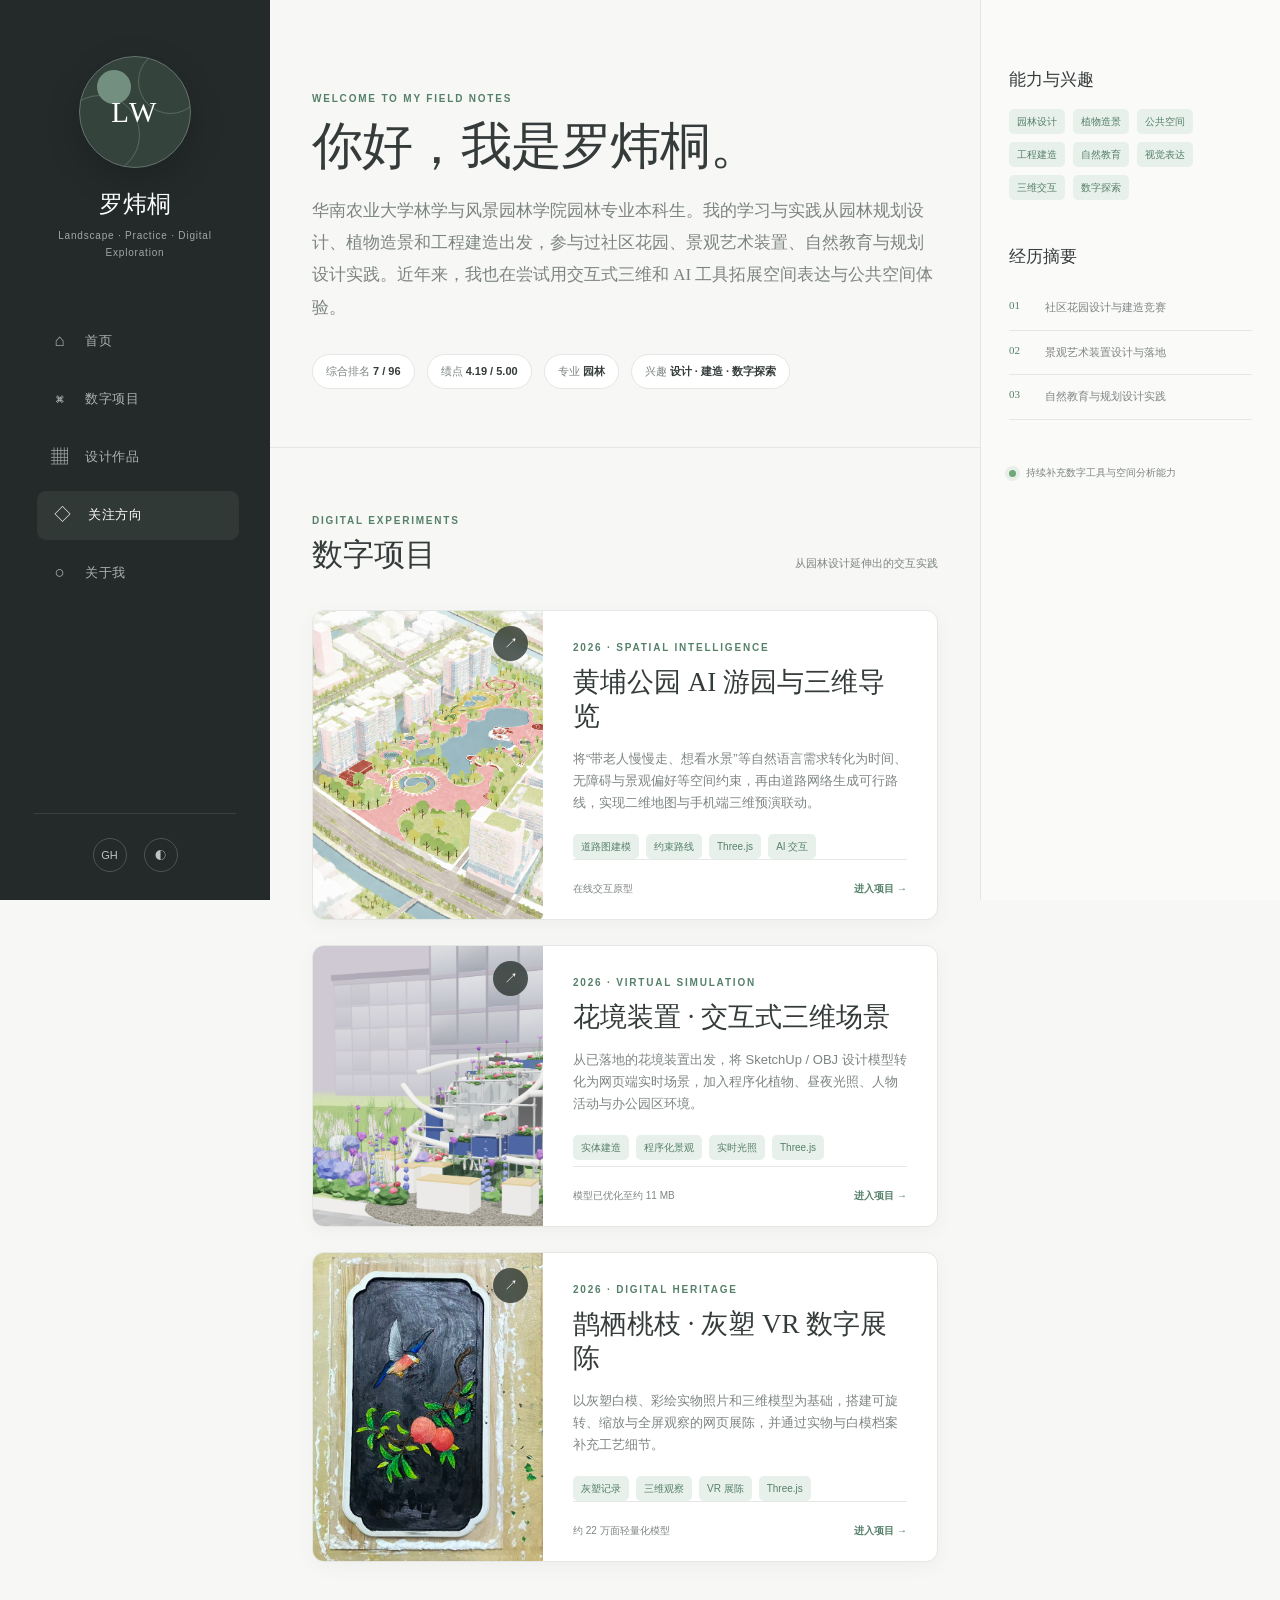
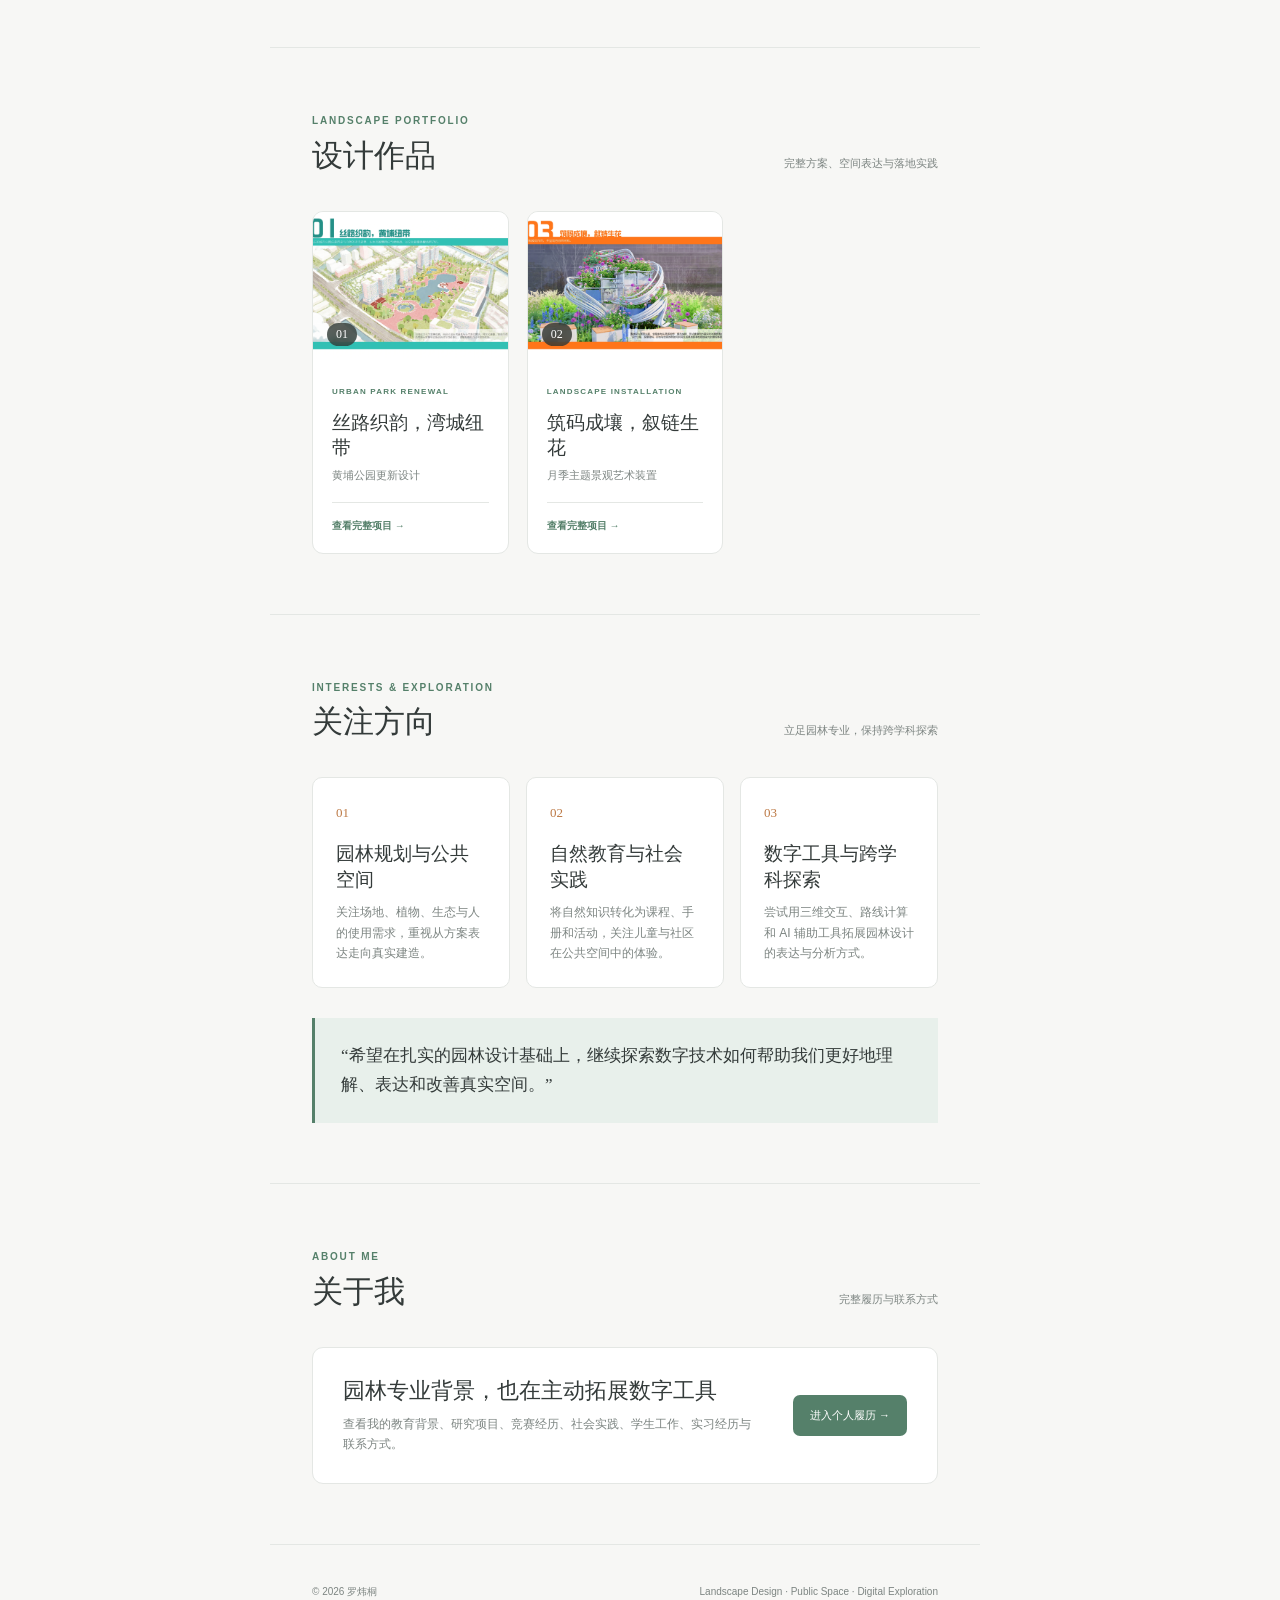
<file: index.html>
<!doctype html>
<html lang="zh-CN" data-theme="light">
  <head>
    <meta charset="UTF-8" />
    <meta name="viewport" content="width=device-width, initial-scale=1" />
    <meta name="description" content="罗炜桐｜园林设计、建造实践、自然教育与数字探索作品集" />
    <meta name="theme-color" content="#f7f7f5" />
    <title>罗炜桐｜园林设计与数字探索</title>
    <link rel="stylesheet" href="./styles.css?v=2" />
  </head>
  <body>
    <aside class="sidebar">
      <a class="profile" href="#home" aria-label="返回首页">
        <span class="avatar"><i></i><b>LW</b></span>
        <strong>罗炜桐</strong>
        <small>Landscape · Practice · Digital Exploration</small>
      </a>

      <nav aria-label="网站导航">
        <a class="active" href="#home"><span>⌂</span>首页</a>
        <a href="#digital"><span>⌘</span>数字项目</a>
        <a href="#projects"><span>▦</span>设计作品</a>
        <a href="#research"><span>◇</span>关注方向</a>
        <a href="./about.html#about"><span>○</span>关于我</a>
      </nav>

      <div class="sidebar-bottom">
        <a href="https://github.com/luoweitong" target="_blank" rel="noreferrer" aria-label="GitHub">GH</a>
        <button id="theme-toggle" type="button" aria-label="切换深浅色模式">◐</button>
      </div>
    </aside>

    <main id="home">
      <header class="mobile-header">
        <a href="#home">罗炜桐</a>
        <button id="menu-toggle" type="button" aria-label="打开导航">☰</button>
      </header>

      <section class="intro">
        <p class="eyebrow">WELCOME TO MY FIELD NOTES</p>
        <h1>你好，我是罗炜桐。</h1>
        <p class="intro-copy">华南农业大学林学与风景园林学院园林专业本科生。我的学习与实践从园林规划设计、植物造景和工程建造出发，参与过社区花园、景观艺术装置、自然教育与规划设计实践。近年来，我也在尝试用交互式三维和 AI 工具拓展空间表达与公共空间体验。</p>
        <div class="intro-meta">
          <span>综合排名 <b>7 / 96</b></span>
          <span>绩点 <b>4.19 / 5.00</b></span>
          <span>专业 <b>园林</b></span>
          <span>兴趣 <b>设计 · 建造 · 数字探索</b></span>
        </div>
      </section>

      <section class="content-section" id="digital">
        <div class="section-title">
          <div><span>DIGITAL EXPERIMENTS</span><h2>数字项目</h2></div>
          <p>从园林设计延伸出的交互实践</p>
        </div>

        <a class="post-card" href="./huangpu/" target="_blank" aria-label="打开黄埔公园 AI 游园与三维导览项目">
          <figure>
            <img src="./huangpu/maps/huangpu-perspective.png" alt="黄埔公园空间效果图" />
            <span class="open-mark">↗</span>
          </figure>
          <article>
            <div class="post-date">2026 · SPATIAL INTELLIGENCE</div>
            <h3>黄埔公园 AI 游园与三维导览</h3>
            <p>将“带老人慢慢走、想看水景”等自然语言需求转化为时间、无障碍与景观偏好等空间约束，再由道路网络生成可行路线，实现二维地图与手机端三维预演联动。</p>
            <div class="tags"><span>道路图建模</span><span>约束路线</span><span>Three.js</span><span>AI 交互</span></div>
            <footer><span>在线交互原型</span><b>进入项目 →</b></footer>
          </article>
        </a>

        <a class="post-card" href="./garden/" target="_blank" aria-label="打开花境装置交互式三维场景项目">
          <figure>
            <img src="./assets/garden-preview.png" alt="花境装置交互式三维场景" />
            <span class="open-mark">↗</span>
          </figure>
          <article>
            <div class="post-date">2026 · VIRTUAL SIMULATION</div>
            <h3>花境装置 · 交互式三维场景</h3>
            <p>从已落地的花境装置出发，将 SketchUp / OBJ 设计模型转化为网页端实时场景，加入程序化植物、昼夜光照、人物活动与办公园区环境。</p>
            <div class="tags"><span>实体建造</span><span>程序化景观</span><span>实时光照</span><span>Three.js</span></div>
            <footer><span>模型已优化至约 11 MB</span><b>进入项目 →</b></footer>
          </article>
        </a>

        <a class="post-card" href="./gray-sculpture/" target="_blank" aria-label="打开鹊栖桃枝灰塑 VR 数字展陈项目">
          <figure>
            <img src="./gray-sculpture/assets/real/real_06.jpg" alt="鹊栖桃枝主题彩绘灰塑实物" />
            <span class="open-mark">↗</span>
          </figure>
          <article>
            <div class="post-date">2026 · DIGITAL HERITAGE</div>
            <h3>鹊栖桃枝 · 灰塑 VR 数字展陈</h3>
            <p>以灰塑白模、彩绘实物照片和三维模型为基础，搭建可旋转、缩放与全屏观察的网页展陈，并通过实物与白模档案补充工艺细节。</p>
            <div class="tags"><span>灰塑记录</span><span>三维观察</span><span>VR 展陈</span><span>Three.js</span></div>
            <footer><span>约 22 万面轻量化模型</span><b>进入项目 →</b></footer>
          </article>
        </a>
      </section>

      <section class="content-section" id="projects">
        <div class="section-title">
          <div><span>LANDSCAPE PORTFOLIO</span><h2>设计作品</h2></div>
          <p>完整方案、空间表达与落地实践</p>
        </div>

        <div class="work-grid">
          <a class="work-card" href="./works/huangpu.html">
            <figure><img src="./assets/portfolio/huangpu/01.webp?v=5" alt="黄埔公园更新设计鸟瞰图" /><span>01</span></figure>
            <article><small>URBAN PARK RENEWAL</small><h3>丝路织韵，湾城纽带</h3><p>黄埔公园更新设计</p><b>查看完整项目 →</b></article>
          </a>
          <a class="work-card" href="./works/rose.html">
            <figure><img src="./assets/portfolio/rose/01.webp?v=2" alt="筑码成壤叙链生花景观装置" /><span>02</span></figure>
            <article><small>LANDSCAPE INSTALLATION</small><h3>筑码成壤，叙链生花</h3><p>月季主题景观艺术装置</p><b>查看完整项目 →</b></article>
          </a>
        </div>
      </section>

      <section class="content-section research" id="research">
        <div class="section-title">
          <div><span>INTERESTS &amp; EXPLORATION</span><h2>关注方向</h2></div>
          <p>立足园林专业，保持跨学科探索</p>
        </div>
        <div class="note-grid">
          <article><b>01</b><h3>园林规划与公共空间</h3><p>关注场地、植物、生态与人的使用需求，重视从方案表达走向真实建造。</p></article>
          <article><b>02</b><h3>自然教育与社会实践</h3><p>将自然知识转化为课程、手册和活动，关注儿童与社区在公共空间中的体验。</p></article>
          <article><b>03</b><h3>数字工具与跨学科探索</h3><p>尝试用三维交互、路线计算和 AI 辅助工具拓展园林设计的表达与分析方式。</p></article>
        </div>
        <blockquote>“希望在扎实的园林设计基础上，继续探索数字技术如何帮助我们更好地理解、表达和改善真实空间。”</blockquote>
      </section>

      <section class="content-section about" id="about">
        <div class="section-title">
          <div><span>ABOUT ME</span><h2>关于我</h2></div>
          <p>完整履历与联系方式</p>
        </div>
        <div class="about-callout">
          <div><h3>园林专业背景，也在主动拓展数字工具</h3><p>查看我的教育背景、研究项目、竞赛经历、社会实践、学生工作、实习经历与联系方式。</p></div>
          <a href="./about.html#about">进入个人履历 →</a>
        </div>
      </section>

      <footer class="site-footer">
        <span>© 2026 罗炜桐</span>
        <span>Landscape Design · Public Space · Digital Exploration</span>
      </footer>
    </main>

    <aside class="right-rail">
      <section>
        <h2>能力与兴趣</h2>
        <div class="cloud"><span>园林设计</span><span>植物造景</span><span>公共空间</span><span>工程建造</span><span>自然教育</span><span>视觉表达</span><span>三维交互</span><span>数字探索</span></div>
      </section>
      <section>
        <h2>经历摘要</h2>
        <a href="./about.html#competitions"><b>01</b><span>社区花园设计与建造竞赛</span></a>
        <a href="./about.html#competitions"><b>02</b><span>景观艺术装置设计与落地</span></a>
        <a href="./about.html#practice"><b>03</b><span>自然教育与规划设计实践</span></a>
      </section>
      <section class="status">
        <i></i><span>持续补充数字工具与空间分析能力</span>
      </section>
    </aside>

    <script src="./script.js?v=2"></script>
  </body>
</html>
</file>
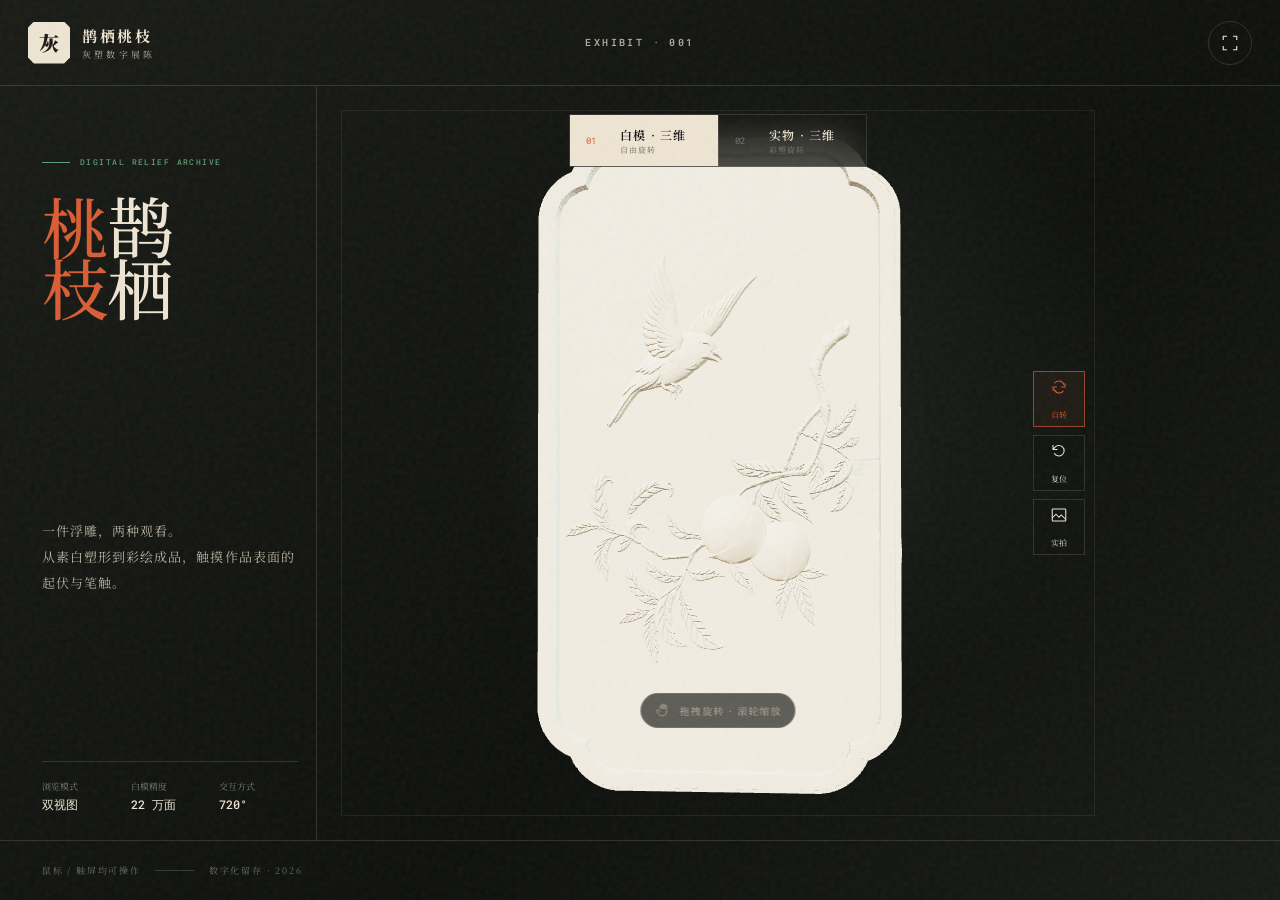
<file: gray-sculpture/index.html>
<!doctype html>
<html lang="zh-CN">
  <head>
    <meta charset="UTF-8" />
    <meta name="viewport" content="width=device-width, initial-scale=1.0, viewport-fit=cover" />
    <meta name="theme-color" content="#151713" />
    <meta name="description" content="鹊栖桃枝灰塑数字展陈：白模三维旋转与实物高清细节展示。" />
    <title>鹊栖桃枝｜灰塑 VR 数字展陈</title>
    <script type="module" crossorigin src="/gray-sculpture/assets/index-BrY5aw_H.js"></script>
    <link rel="stylesheet" crossorigin href="/gray-sculpture/assets/index-Dkn3_Gwk.css">
  </head>
  <body>
    <main class="app" id="app">
      <div class="grain" aria-hidden="true"></div>

      <header class="topbar">
        <a class="brand" href="#" aria-label="返回展陈首页">
          <span class="brand-mark">灰</span>
          <span>
            <b>鹊栖桃枝</b>
            <small>灰塑数字展陈</small>
          </span>
        </a>
        <div class="exhibit-no" aria-label="展品编号">EXHIBIT · 001</div>
        <button class="icon-button" id="fullscreenButton" aria-label="进入全屏" title="全屏">
          <svg viewBox="0 0 24 24" aria-hidden="true"><path d="M8 3H3v5M16 3h5v5M8 21H3v-5M16 21h5v-5"/></svg>
        </button>
      </header>

      <section class="intro-panel" aria-labelledby="exhibitTitle">
        <div class="eyebrow"><span></span> DIGITAL RELIEF ARCHIVE</div>
        <h1 id="exhibitTitle">鹊栖<br /><em>桃枝</em></h1>
        <p class="intro-copy">一件浮雕，两种观看。<br />从素白塑形到彩绘成品，触摸作品表面的起伏与笔触。</p>
        <dl class="stats">
          <div><dt>浏览模式</dt><dd>双视图</dd></div>
          <div><dt>白模精度</dt><dd>22 万面</dd></div>
          <div><dt>交互方式</dt><dd>720°</dd></div>
        </dl>
      </section>

      <section class="stage" id="stage" aria-label="作品交互展示区">
        <div class="stage-glow" aria-hidden="true"></div>

        <div class="model-view is-active" id="modelView">
          <canvas id="modelCanvas" aria-label="可旋转的白模三维模型"></canvas>
          <div class="model-loader" id="modelLoader" role="status">
            <div class="loader-orbit"><i></i></div>
            <span>正在唤醒白模</span>
            <small id="loadProgress">0%</small>
          </div>
          <div class="gesture-hint" id="modelHint">
            <svg viewBox="0 0 32 32" aria-hidden="true"><path d="M11 14V8a2 2 0 0 1 4 0v5-7a2 2 0 0 1 4 0v7-5a2 2 0 0 1 4 0v8.5c0 6-3.5 9.5-8.5 9.5-3.3 0-5.2-1.4-7-3.8l-3-4.2a2 2 0 0 1 3.2-2.4L11 19"/></svg>
            拖拽旋转 · 滚轮缩放
          </div>
        </div>

        <div class="photo-view" id="photoView" aria-hidden="true">
          <div class="photo-viewport" id="photoViewport">
            <img id="heroPhoto" src="./assets/real/real_06.jpg" alt="彩绘完成后的鹊栖桃枝灰塑实物全貌" draggable="false" />
            <div class="photo-shade" aria-hidden="true"></div>
          </div>
          <div class="photo-counter"><span id="photoIndex">01</span><i></i><span>06</span></div>
          <p class="photo-caption" id="photoCaption">完整实物 · 正面全貌</p>
        </div>

        <div class="mode-switch" role="tablist" aria-label="展示模式">
          <button class="mode-button is-active" data-mode="model" role="tab" aria-selected="true">
            <span>01</span><b>白模 · 三维</b><small>自由旋转</small>
          </button>
          <button class="mode-button" data-mode="photo" role="tab" aria-selected="false">
            <span>02</span><b>实物 · 三维</b><small>彩塑旋转</small>
          </button>
        </div>

        <div class="view-controls" id="modelControls" aria-label="三维视图控制">
          <button id="autoRotateButton" class="control-button is-active" title="自动旋转">
            <svg viewBox="0 0 24 24" aria-hidden="true"><path d="M20 7v5h-5M4 17v-5h5M18.5 9A7 7 0 0 0 6 7M5.5 15A7 7 0 0 0 18 17"/></svg>
            <span>自转</span>
          </button>
          <button id="resetModelButton" class="control-button" title="复位模型">
            <svg viewBox="0 0 24 24" aria-hidden="true"><path d="M4 4v6h6M5.7 15a7 7 0 1 0 .4-7.4L4 10"/></svg>
            <span>复位</span>
          </button>
          <button id="openWhiteGallery" class="control-button" title="查看白模实拍">
            <svg viewBox="0 0 24 24" aria-hidden="true"><rect x="3" y="4" width="18" height="16" rx="1"/><path d="m3 16 5-5 4 4 3-3 6 6M16.5 8.5h.01"/></svg>
            <span>实拍</span>
          </button>
        </div>

        <div class="view-controls photo-controls" id="photoControls" aria-label="实物照片控制">
          <button id="zoomOutButton" class="control-button" title="缩小">
            <svg viewBox="0 0 24 24" aria-hidden="true"><circle cx="11" cy="11" r="7"/><path d="M8 11h6M16 16l5 5"/></svg><span>缩小</span>
          </button>
          <button id="zoomInButton" class="control-button" title="放大">
            <svg viewBox="0 0 24 24" aria-hidden="true"><circle cx="11" cy="11" r="7"/><path d="M8 11h6M11 8v6M16 16l5 5"/></svg><span>放大</span>
          </button>
          <button id="resetPhotoButton" class="control-button" title="复位照片">
            <svg viewBox="0 0 24 24" aria-hidden="true"><path d="M4 4v6h6M5.7 15a7 7 0 1 0 .4-7.4L4 10"/></svg><span>复位</span>
          </button>
        </div>
      </section>

      <aside class="detail-rail" id="detailRail" aria-label="实物细节导航">
        <div class="rail-heading"><span>彩塑细节</span><small>SELECT A VIEW</small></div>
        <div class="thumbnail-list" id="realThumbnails"></div>
      </aside>

      <footer class="footer-note">
        <span>鼠标 / 触屏均可操作</span>
        <span class="footer-line"></span>
        <span>数字化留存 · 2026</span>
      </footer>

      <dialog class="gallery-dialog" id="whiteGallery">
        <div class="gallery-shell">
          <header>
            <div><small>PROCESS ARCHIVE</small><h2>白模实拍档案</h2></div>
            <button class="dialog-close" id="closeWhiteGallery" aria-label="关闭图库">×</button>
          </header>
          <div class="gallery-grid" id="whiteGalleryGrid"></div>
        </div>
      </dialog>

      <dialog class="gallery-dialog" id="realGallery">
        <div class="gallery-shell">
          <header>
            <div><small>PAINTED RELIEF ARCHIVE</small><h2>实物彩绘档案</h2></div>
            <button class="dialog-close" id="closeRealGallery" aria-label="关闭图库">×</button>
          </header>
          <div class="gallery-grid real-gallery-grid" id="realGalleryGrid"></div>
        </div>
      </dialog>
    </main>
  </body>
</html>
</file>
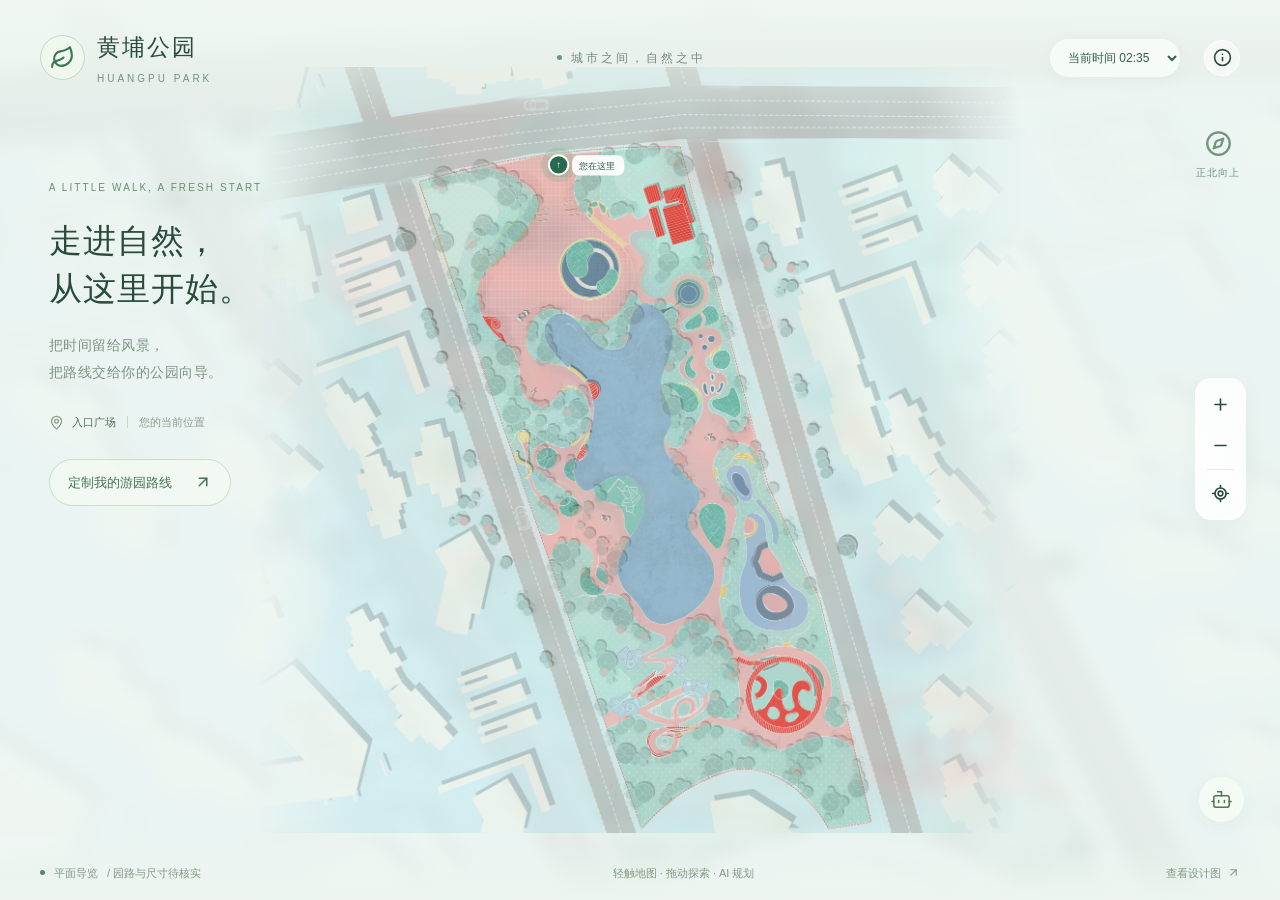
<file: huangpu/index.html>
<!doctype html>
<html lang="zh-CN" data-static-demo="true">
  <head>
    <meta charset="UTF-8" />
    <meta name="viewport" content="width=device-width, initial-scale=1.0" />
    <meta name="description" content="黄埔公园空间智能导览概念原型" />
    <title>黄埔公园 · 空间智能导览</title>
    <script type="module" crossorigin src="./assets/index-D9f2082t.js"></script>
    <link rel="stylesheet" crossorigin href="./assets/index-BzfLCENy.css">
  </head>
  <body>
    <div id="root"></div>
  </body>
</html>
</file>
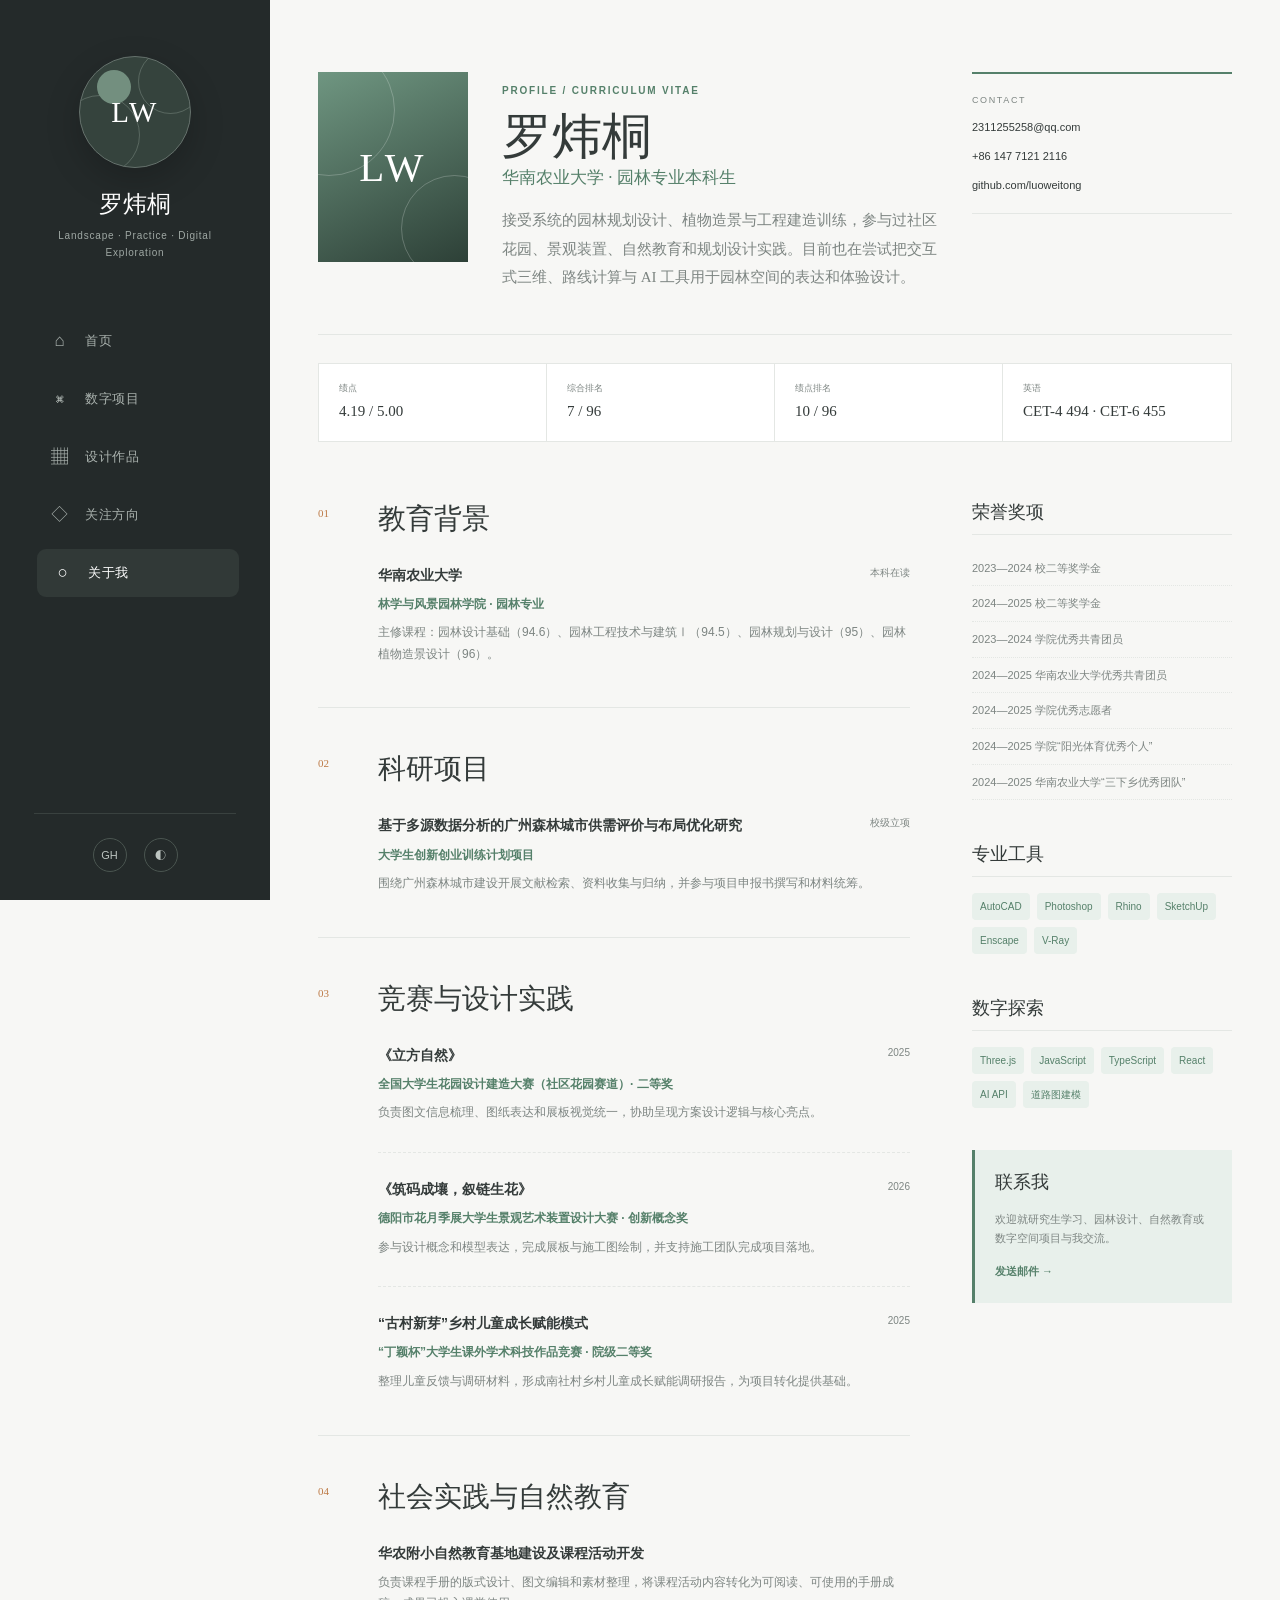
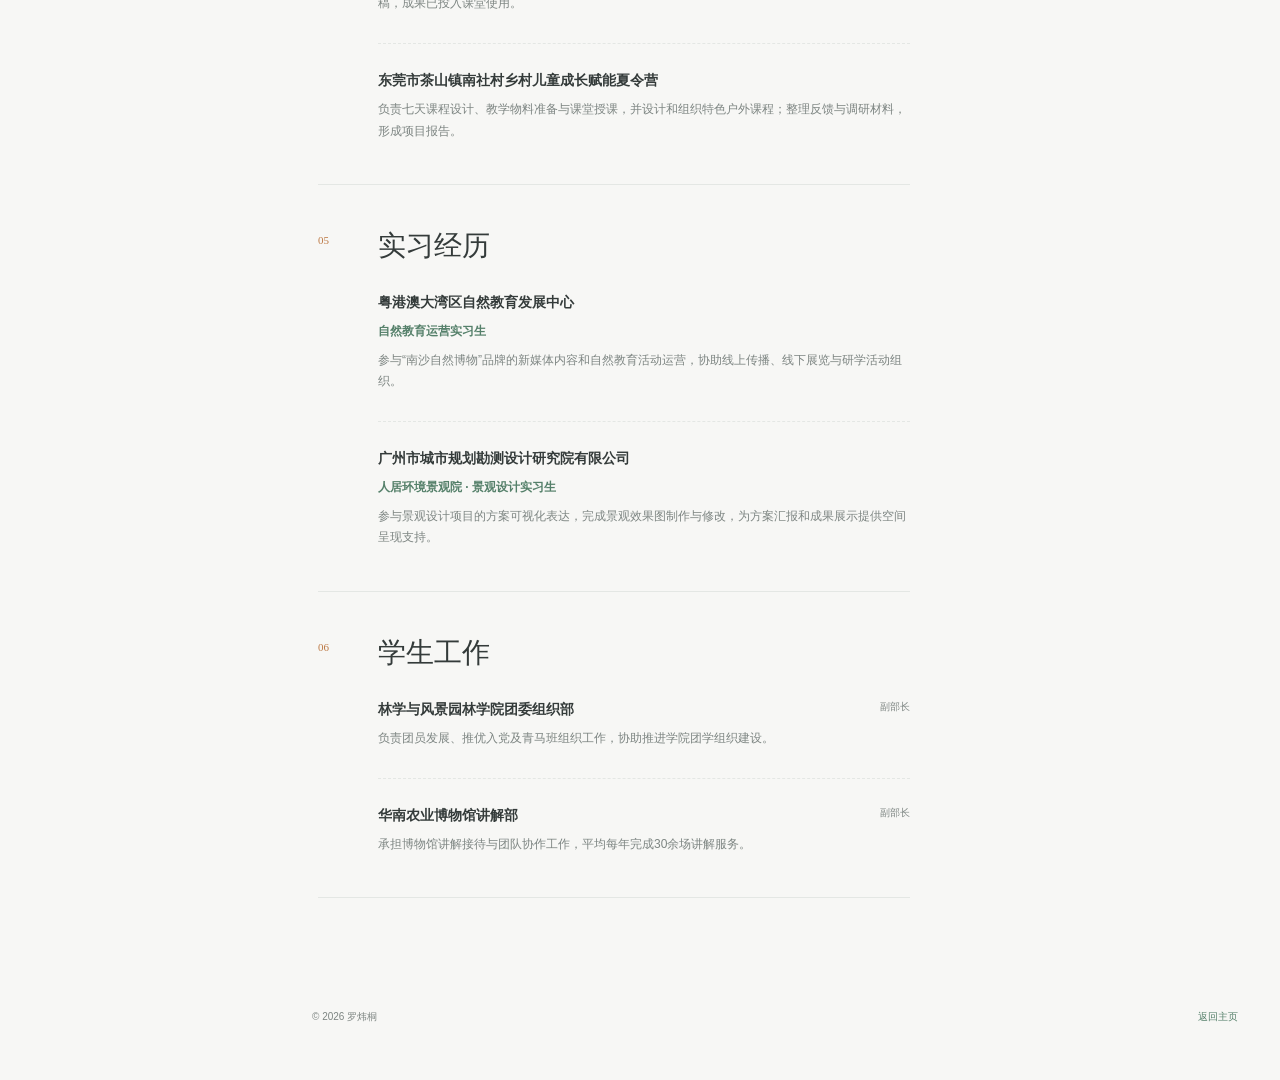
<file: about.html>
<!doctype html>
<html lang="zh-CN" data-theme="light">
  <head>
    <meta charset="UTF-8" />
    <meta name="viewport" content="width=device-width, initial-scale=1" />
    <meta name="description" content="罗炜桐｜华南农业大学园林专业本科生，个人履历与联系方式" />
    <meta name="theme-color" content="#f7f7f5" />
    <title>关于罗炜桐｜个人履历</title>
    <link rel="stylesheet" href="./styles.css?v=3" />
    <link rel="stylesheet" href="./about.css?v=1" />
  </head>
  <body>
    <aside class="sidebar">
      <a class="profile" href="./#home" aria-label="返回首页"><span class="avatar"><i></i><b>LW</b></span><strong>罗炜桐</strong><small>Landscape · Practice · Digital Exploration</small></a>
      <nav aria-label="网站导航">
        <a href="./#home"><span>⌂</span>首页</a>
        <a href="./#digital"><span>⌘</span>数字项目</a>
        <a href="./#projects"><span>▦</span>设计作品</a>
        <a href="./#research"><span>◇</span>关注方向</a>
        <a class="active" href="./about.html#about"><span>○</span>关于我</a>
      </nav>
      <div class="sidebar-bottom"><a href="https://github.com/luoweitong" target="_blank" rel="noreferrer" aria-label="GitHub">GH</a><button id="theme-toggle" type="button" aria-label="切换深浅色模式">◐</button></div>
    </aside>

    <main class="cv-main">
      <header class="mobile-header"><a href="./#home">罗炜桐</a><button id="menu-toggle" type="button" aria-label="打开导航">☰</button></header>
      <section class="cv-page" id="about">
        <header class="cv-hero">
          <div class="cv-monogram">LW</div>
          <div class="cv-intro"><p class="eyebrow">PROFILE / CURRICULUM VITAE</p><h1>罗炜桐</h1><h2>华南农业大学 · 园林专业本科生</h2><p>接受系统的园林规划设计、植物造景与工程建造训练，参与过社区花园、景观装置、自然教育和规划设计实践。目前也在尝试把交互式三维、路线计算与 AI 工具用于园林空间的表达和体验设计。</p></div>
          <address class="contact-card">
            <span>CONTACT</span>
            <a href="mailto:2311255258@qq.com">2311255258@qq.com</a>
            <a href="tel:+8614771212116">+86 147 7121 2116</a>
            <a href="https://github.com/luoweitong" target="_blank" rel="noreferrer">github.com/luoweitong</a>
          </address>
        </header>

        <div class="cv-facts"><div><span>绩点</span><b>4.19 / 5.00</b></div><div><span>综合排名</span><b>7 / 96</b></div><div><span>绩点排名</span><b>10 / 96</b></div><div><span>英语</span><b>CET-4 494 · CET-6 455</b></div></div>

        <div class="cv-layout">
          <div class="cv-content">
            <article class="cv-section" id="education"><div class="section-index">01</div><div><h2>教育背景</h2><div class="entry"><header><h3>华南农业大学</h3><time>本科在读</time></header><p class="role">林学与风景园林学院 · 园林专业</p><p>主修课程：园林设计基础（94.6）、园林工程技术与建筑Ⅰ（94.5）、园林规划与设计（95）、园林植物造景设计（96）。</p></div></div></article>

            <article class="cv-section" id="research"><div class="section-index">02</div><div><h2>科研项目</h2><div class="entry"><header><h3>基于多源数据分析的广州森林城市供需评价与布局优化研究</h3><time>校级立项</time></header><p class="role">大学生创新创业训练计划项目</p><p>围绕广州森林城市建设开展文献检索、资料收集与归纳，并参与项目申报书撰写和材料统筹。</p></div></div></article>

            <article class="cv-section" id="competitions"><div class="section-index">03</div><div><h2>竞赛与设计实践</h2>
              <div class="entry"><header><h3>《立方自然》</h3><time>2025</time></header><p class="role">全国大学生花园设计建造大赛（社区花园赛道）· 二等奖</p><p>负责图文信息梳理、图纸表达和展板视觉统一，协助呈现方案设计逻辑与核心亮点。</p></div>
              <div class="entry"><header><h3>《筑码成壤，叙链生花》</h3><time>2026</time></header><p class="role">德阳市花月季展大学生景观艺术装置设计大赛 · 创新概念奖</p><p>参与设计概念和模型表达，完成展板与施工图绘制，并支持施工团队完成项目落地。</p></div>
              <div class="entry"><header><h3>“古村新芽”乡村儿童成长赋能模式</h3><time>2025</time></header><p class="role">“丁颖杯”大学生课外学术科技作品竞赛 · 院级二等奖</p><p>整理儿童反馈与调研材料，形成南社村乡村儿童成长赋能调研报告，为项目转化提供基础。</p></div>
            </div></article>

            <article class="cv-section" id="practice"><div class="section-index">04</div><div><h2>社会实践与自然教育</h2>
              <div class="entry"><header><h3>华农附小自然教育基地建设及课程活动开发</h3></header><p>负责课程手册的版式设计、图文编辑和素材整理，将课程活动内容转化为可阅读、可使用的手册成稿，成果已投入课堂使用。</p></div>
              <div class="entry"><header><h3>东莞市茶山镇南社村乡村儿童成长赋能夏令营</h3></header><p>负责七天课程设计、教学物料准备与课堂授课，并设计和组织特色户外课程；整理反馈与调研材料，形成项目报告。</p></div>
            </div></article>

            <article class="cv-section" id="internships"><div class="section-index">05</div><div><h2>实习经历</h2>
              <div class="entry"><header><h3>粤港澳大湾区自然教育发展中心</h3></header><p class="role">自然教育运营实习生</p><p>参与“南沙自然博物”品牌的新媒体内容和自然教育活动运营，协助线上传播、线下展览与研学活动组织。</p></div>
              <div class="entry"><header><h3>广州市城市规划勘测设计研究院有限公司</h3></header><p class="role">人居环境景观院 · 景观设计实习生</p><p>参与景观设计项目的方案可视化表达，完成景观效果图制作与修改，为方案汇报和成果展示提供空间呈现支持。</p></div>
            </div></article>

            <article class="cv-section" id="leadership"><div class="section-index">06</div><div><h2>学生工作</h2>
              <div class="entry"><header><h3>林学与风景园林学院团委组织部</h3><time>副部长</time></header><p>负责团员发展、推优入党及青马班组织工作，协助推进学院团学组织建设。</p></div>
              <div class="entry"><header><h3>华南农业博物馆讲解部</h3><time>副部长</time></header><p>承担博物馆讲解接待与团队协作工作，平均每年完成30余场讲解服务。</p></div>
            </div></article>
          </div>

          <aside class="cv-aside">
            <section><h2>荣誉奖项</h2><ul><li>2023—2024 校二等奖学金</li><li>2024—2025 校二等奖学金</li><li>2023—2024 学院优秀共青团员</li><li>2024—2025 华南农业大学优秀共青团员</li><li>2024—2025 学院优秀志愿者</li><li>2024—2025 学院“阳光体育优秀个人”</li><li>2024—2025 华南农业大学“三下乡优秀团队”</li></ul></section>
            <section><h2>专业工具</h2><div class="skill-list"><span>AutoCAD</span><span>Photoshop</span><span>Rhino</span><span>SketchUp</span><span>Enscape</span><span>V-Ray</span></div></section>
            <section><h2>数字探索</h2><div class="skill-list"><span>Three.js</span><span>JavaScript</span><span>TypeScript</span><span>React</span><span>AI API</span><span>道路图建模</span></div></section>
            <section class="aside-contact"><h2>联系我</h2><p>欢迎就研究生学习、园林设计、自然教育或数字空间项目与我交流。</p><a href="mailto:2311255258@qq.com">发送邮件 →</a></section>
          </aside>
        </div>
      </section>
      <footer class="site-footer cv-footer"><span>© 2026 罗炜桐</span><a href="./#home">返回主页</a></footer>
    </main>
    <script src="./script.js?v=3"></script>
  </body>
</html>
</file>
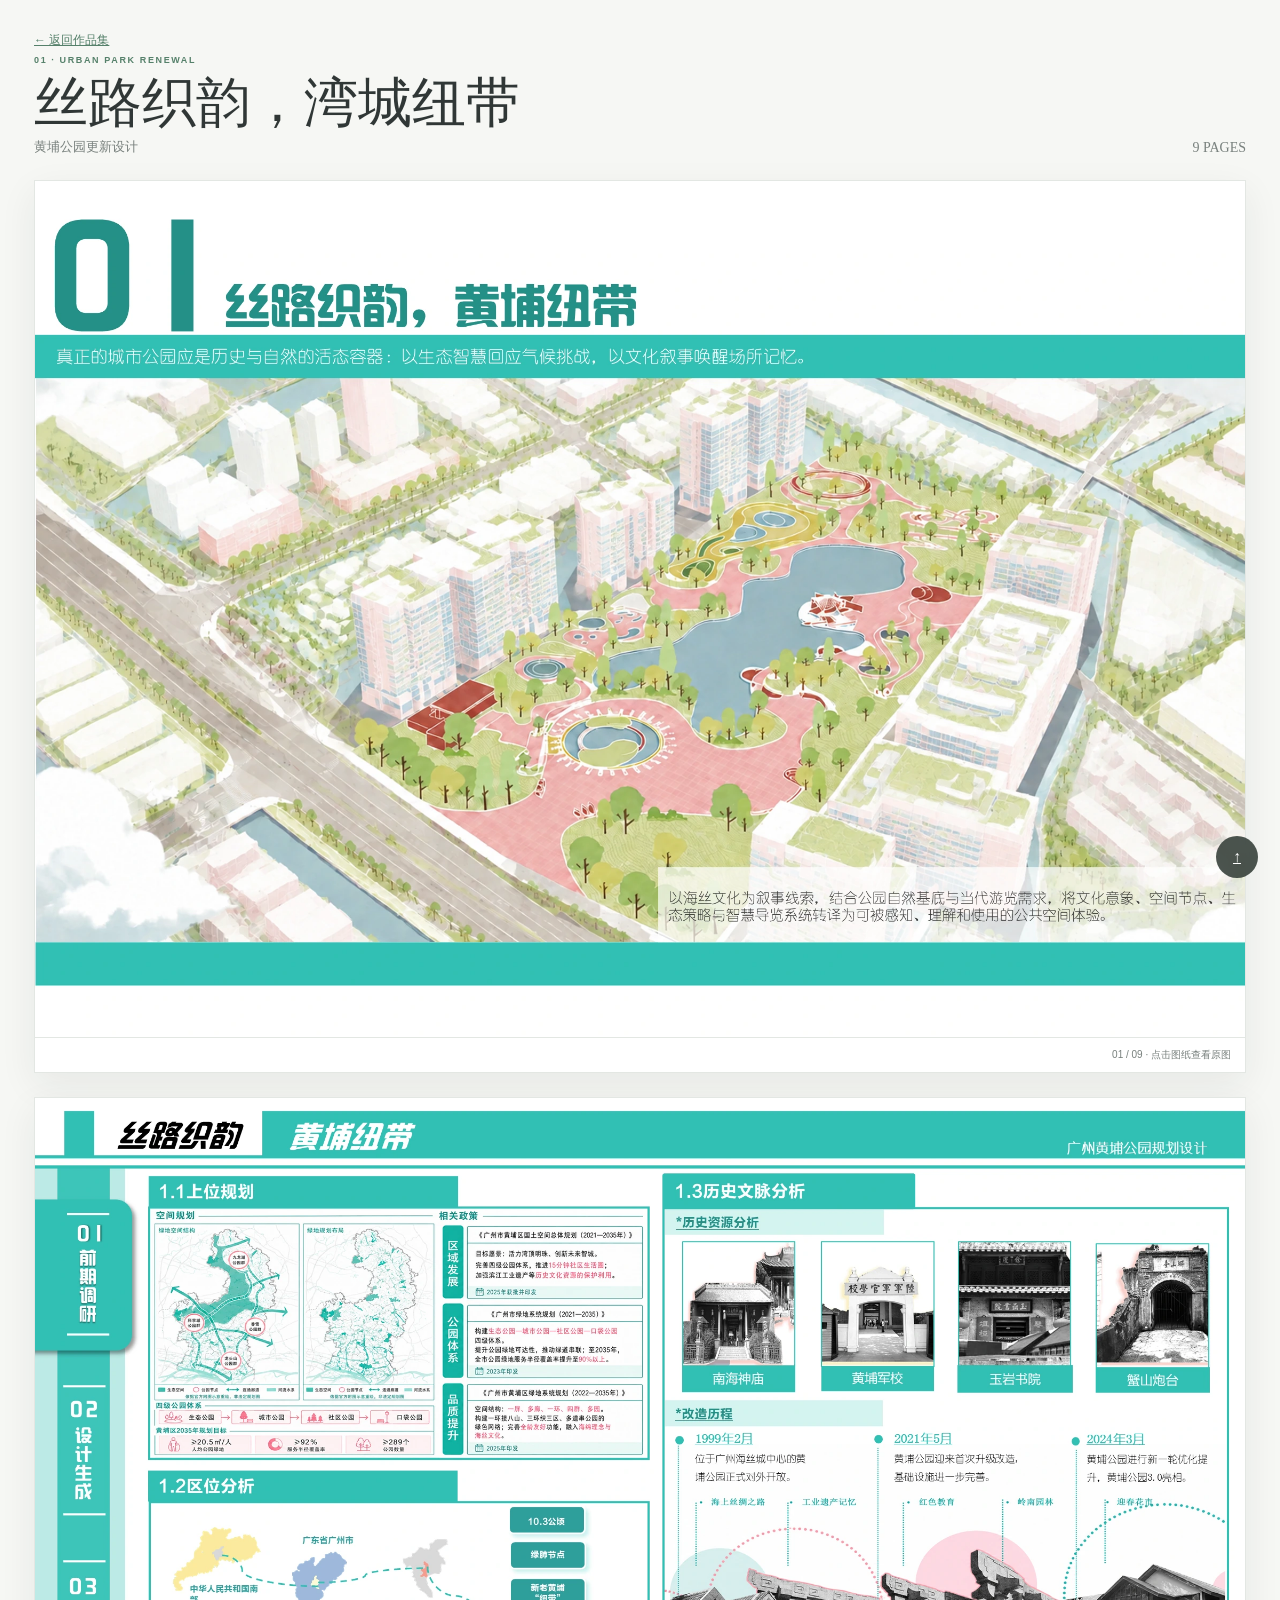
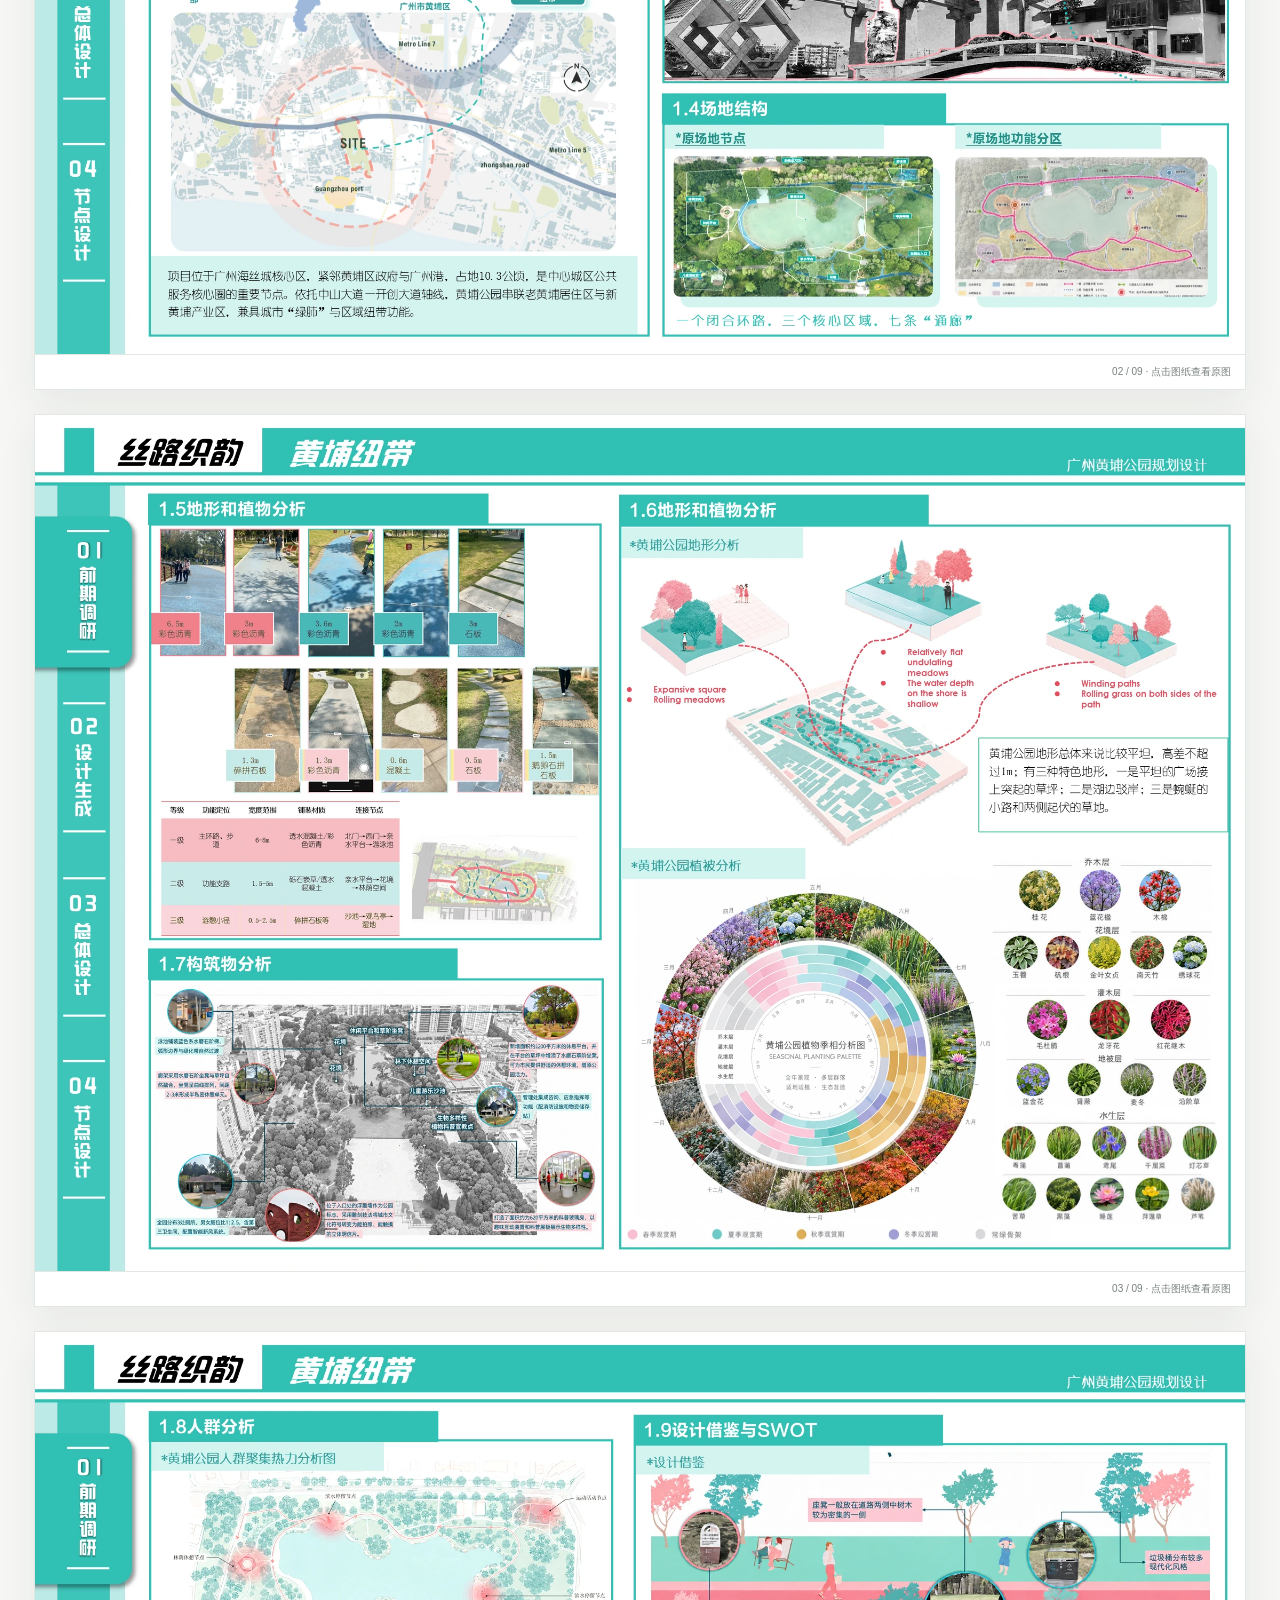
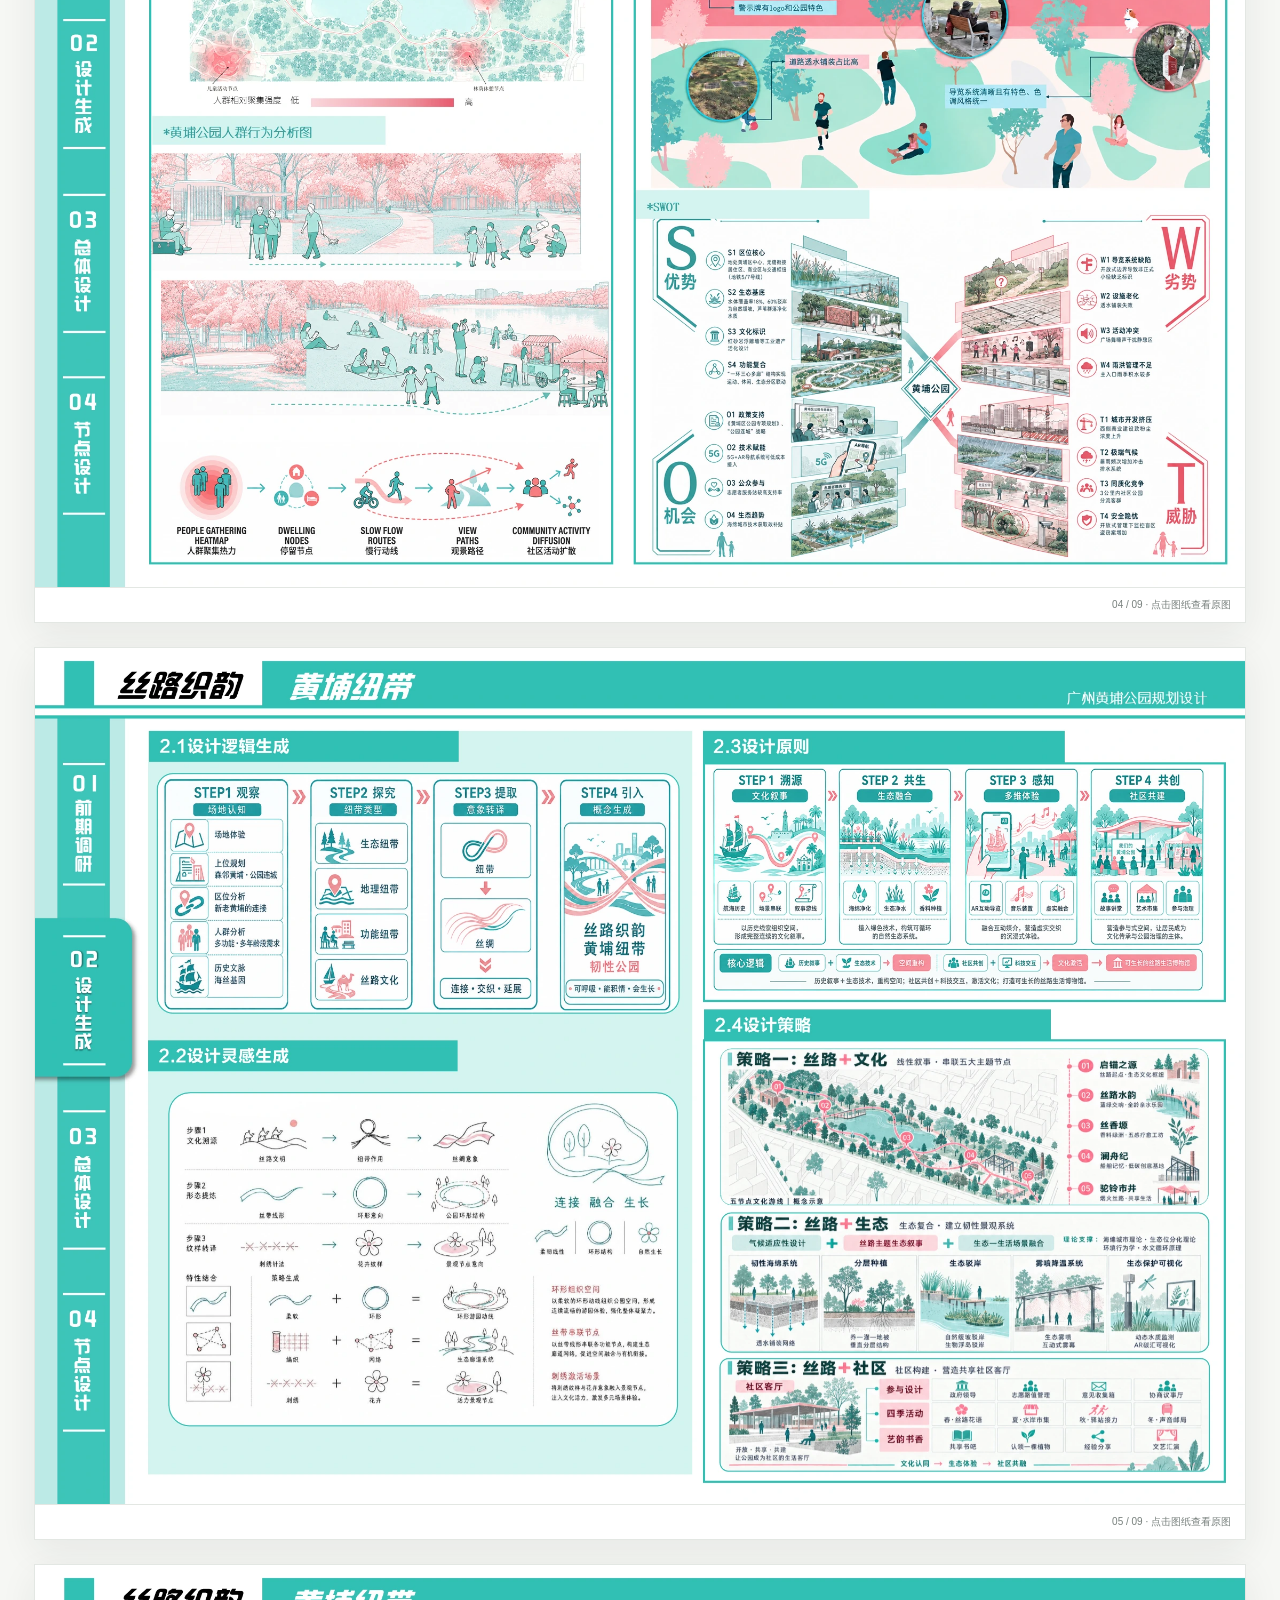
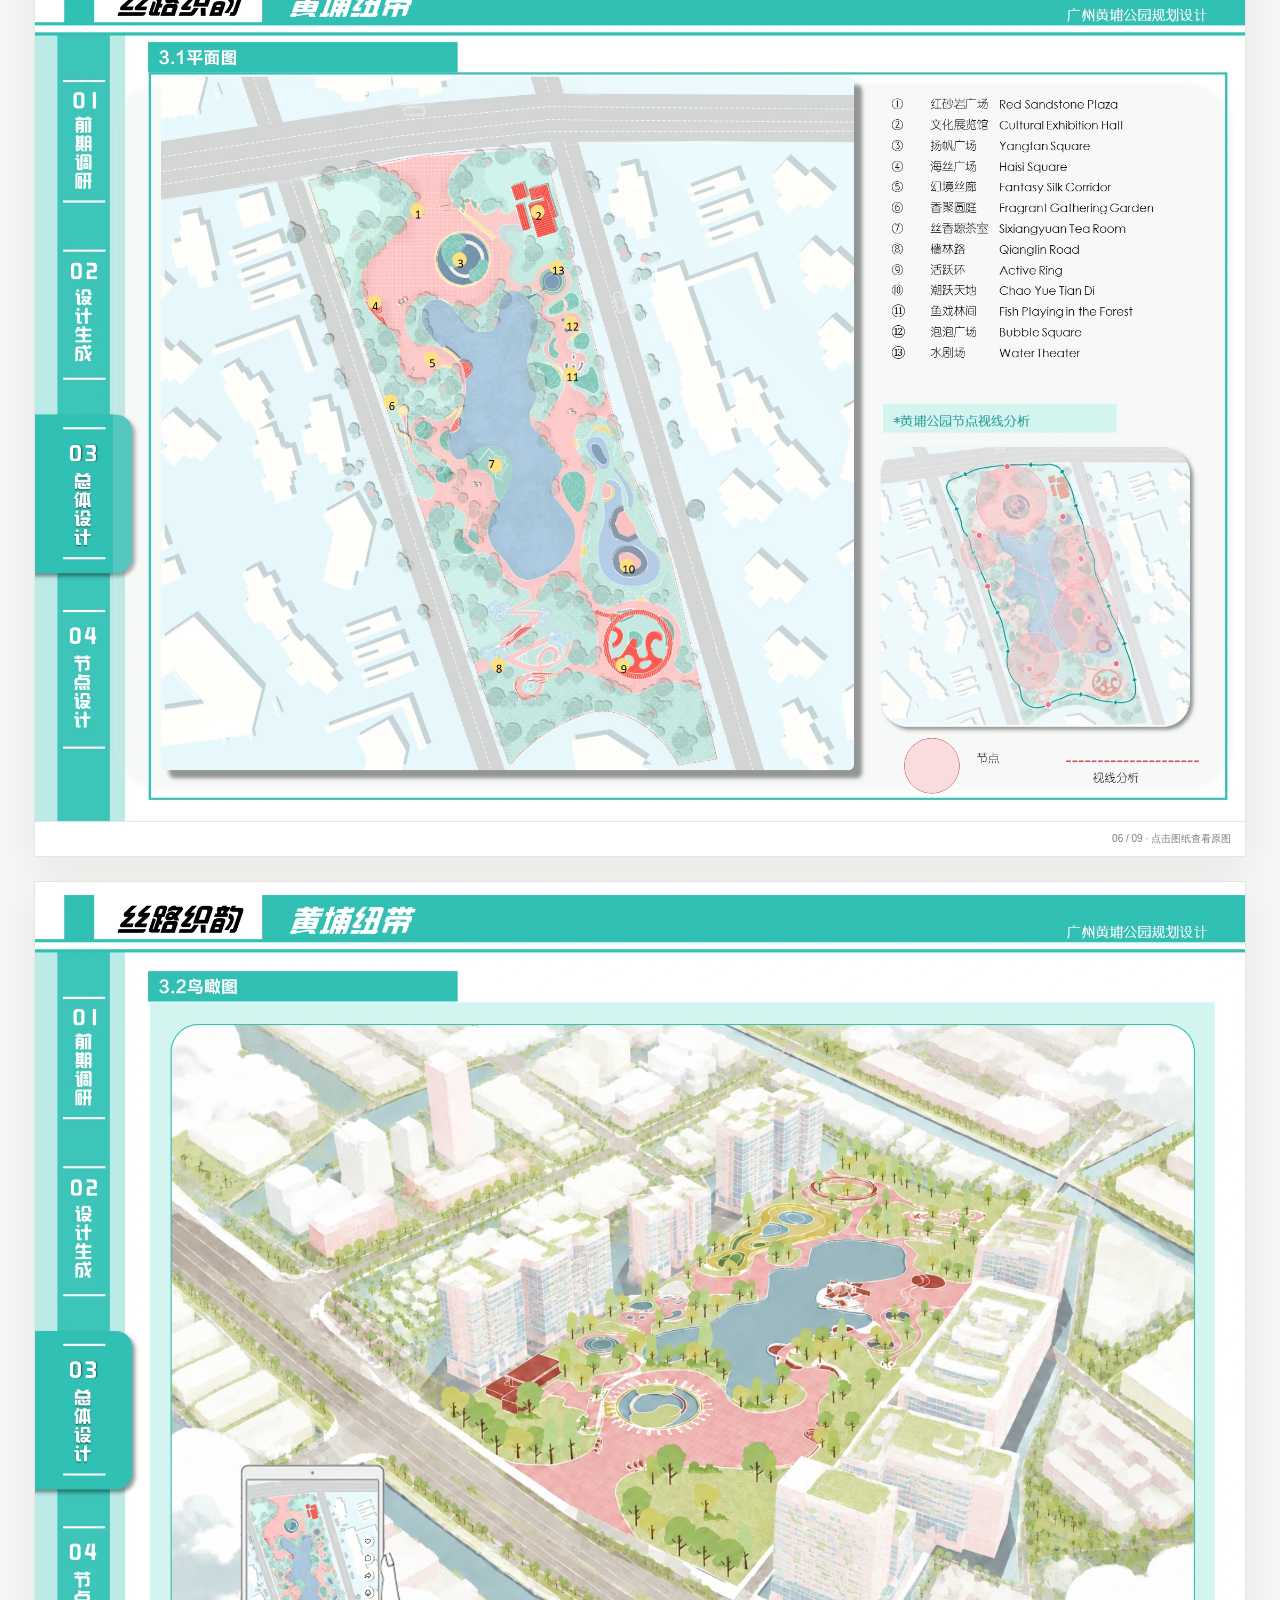
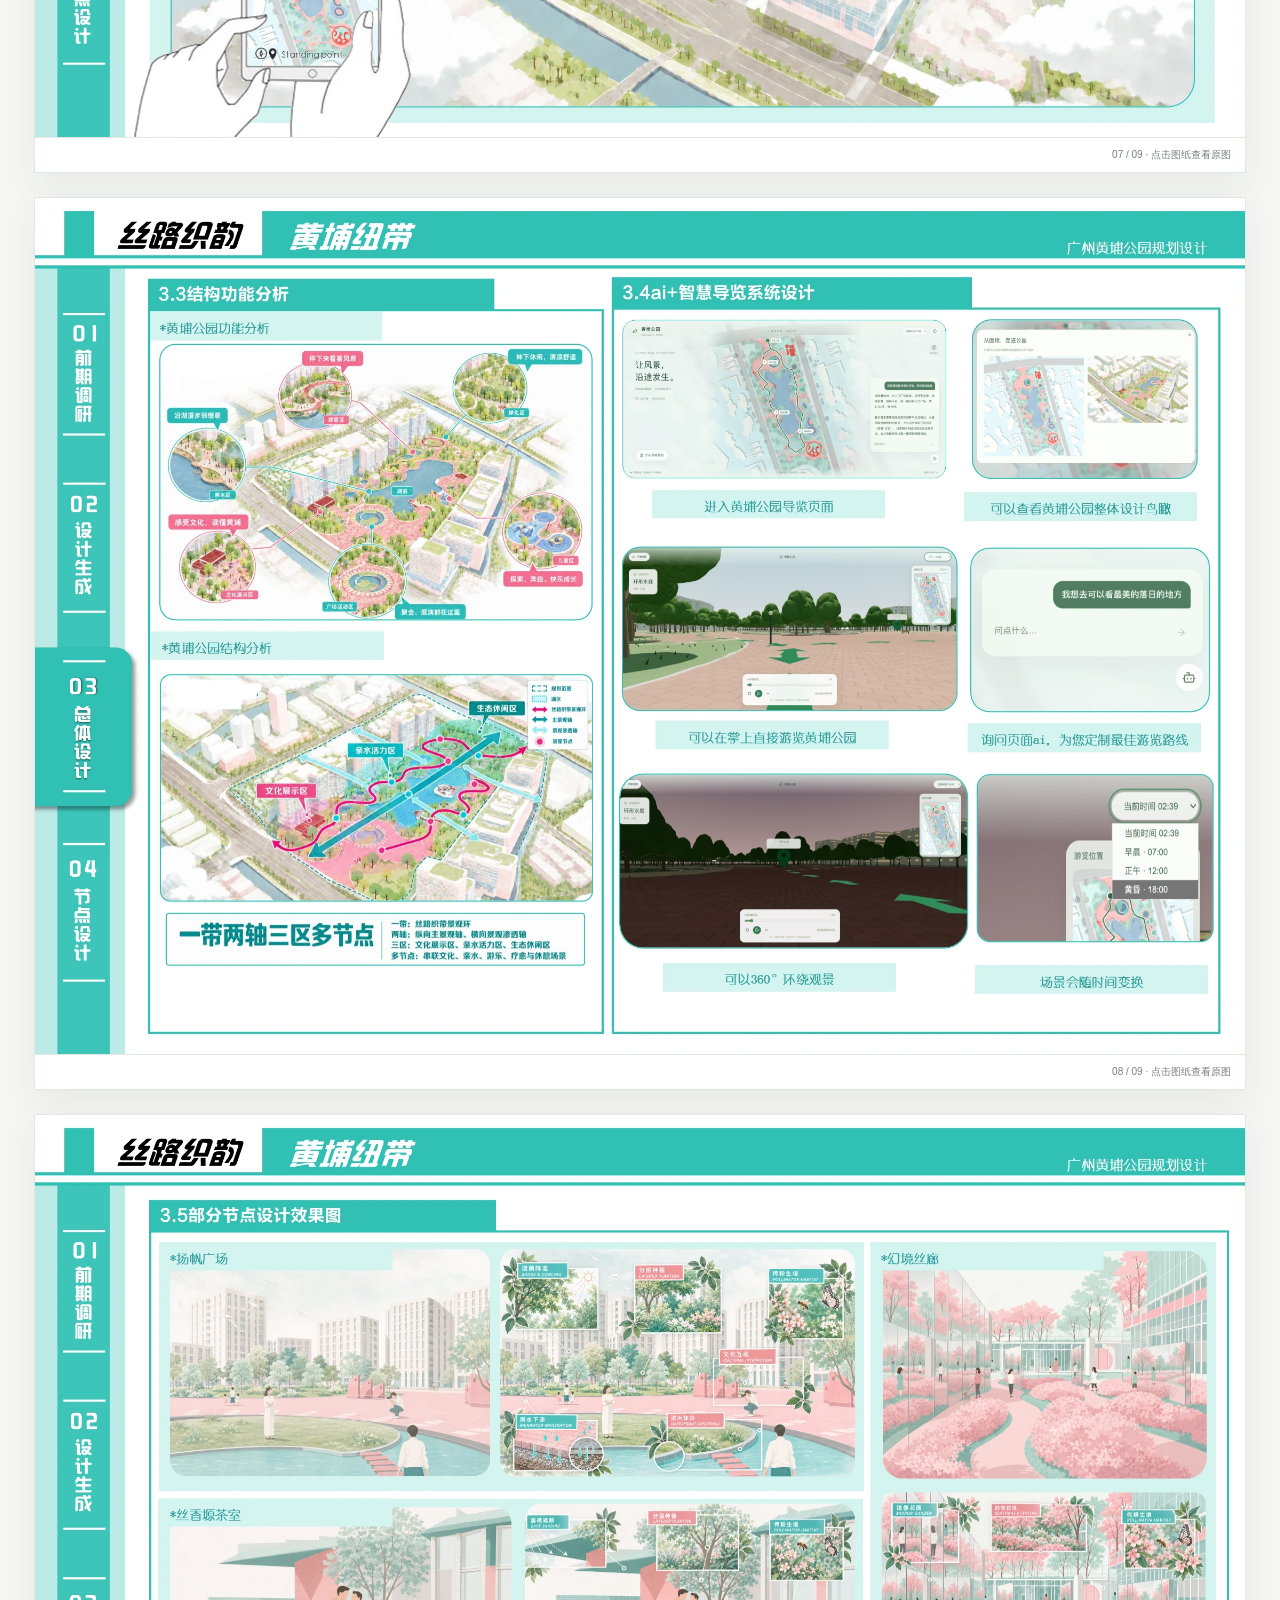
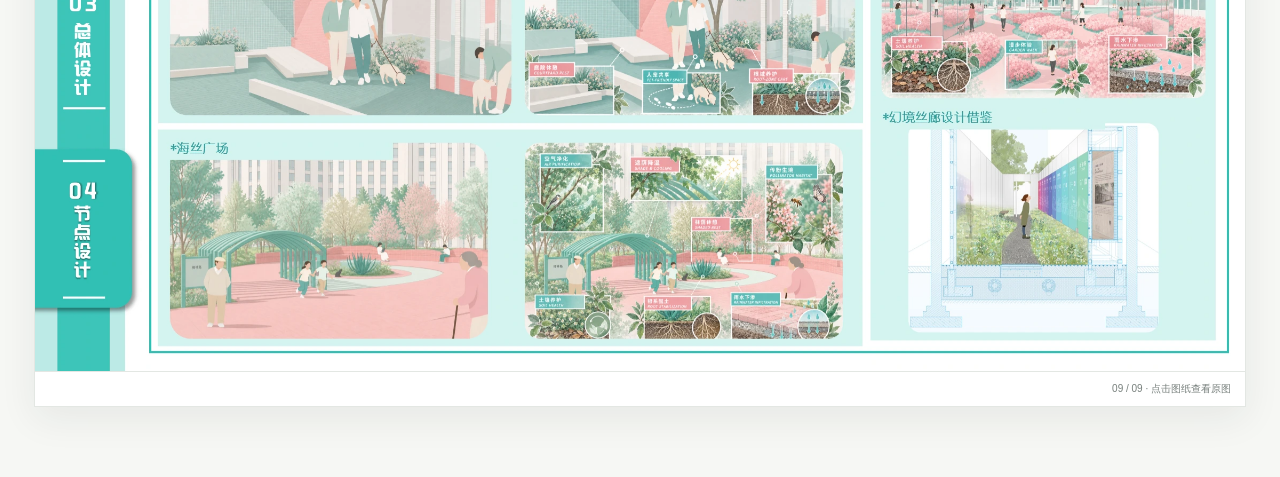
<file: works/huangpu.html>
<!doctype html><html lang="zh-CN"><head><meta charset="UTF-8" /><meta name="viewport" content="width=device-width,initial-scale=1" /><meta name="description" content="罗炜桐作品集：黄埔公园更新设计" /><title>丝路织韵，湾城纽带｜罗炜桐</title><link rel="stylesheet" href="./work.css?v=1" /></head><body id="top">
<header class="work-head"><div><a class="back" href="../#projects">← 返回作品集</a><small><br />01 · URBAN PARK RENEWAL</small><h1>丝路织韵，湾城纽带</h1><p>黄埔公园更新设计</p></div><span class="counter">9 PAGES</span></header>
<main class="gallery">
<figure class="sheet"><img src="../assets/portfolio/huangpu/01.webp?v=5" alt="黄埔公园项目封面" /><figcaption>01 / 09 · 点击图纸查看原图</figcaption></figure>
<figure class="sheet"><img src="../assets/portfolio/huangpu/02.webp?v=5" alt="黄埔公园场地背景分析" loading="lazy" /><figcaption>02 / 09 · 点击图纸查看原图</figcaption></figure>
<figure class="sheet"><img src="../assets/portfolio/huangpu/03.webp?v=5" alt="黄埔公园场地现状分析" loading="lazy" /><figcaption>03 / 09 · 点击图纸查看原图</figcaption></figure>
<figure class="sheet"><img src="../assets/portfolio/huangpu/04.webp?v=5" alt="黄埔公园设计策略" loading="lazy" /><figcaption>04 / 09 · 点击图纸查看原图</figcaption></figure>
<figure class="sheet"><img src="../assets/portfolio/huangpu/05.webp?v=5" alt="黄埔公园总平面图" loading="lazy" /><figcaption>05 / 09 · 点击图纸查看原图</figcaption></figure>
<figure class="sheet"><img src="../assets/portfolio/huangpu/06.webp?v=5" alt="黄埔公园设计鸟瞰图" loading="lazy" /><figcaption>06 / 09 · 点击图纸查看原图</figcaption></figure>
<figure class="sheet"><img src="../assets/portfolio/huangpu/07.webp?v=5" alt="黄埔公园节点与智慧游园设计" loading="lazy" /><figcaption>07 / 09 · 点击图纸查看原图</figcaption></figure>
<figure class="sheet"><img src="../assets/portfolio/huangpu/08.webp?v=5" alt="黄埔公园空间效果图" loading="lazy" /><figcaption>08 / 09 · 点击图纸查看原图</figcaption></figure>
<figure class="sheet"><img src="../assets/portfolio/huangpu/09.webp?v=5" alt="黄埔公园节点效果图与构造" loading="lazy" /><figcaption>09 / 09 · 点击图纸查看原图</figcaption></figure>
</main><a class="to-top" href="#top" aria-label="返回顶部">↑</a><script src="./work.js?v=1"></script></body></html>
</file>
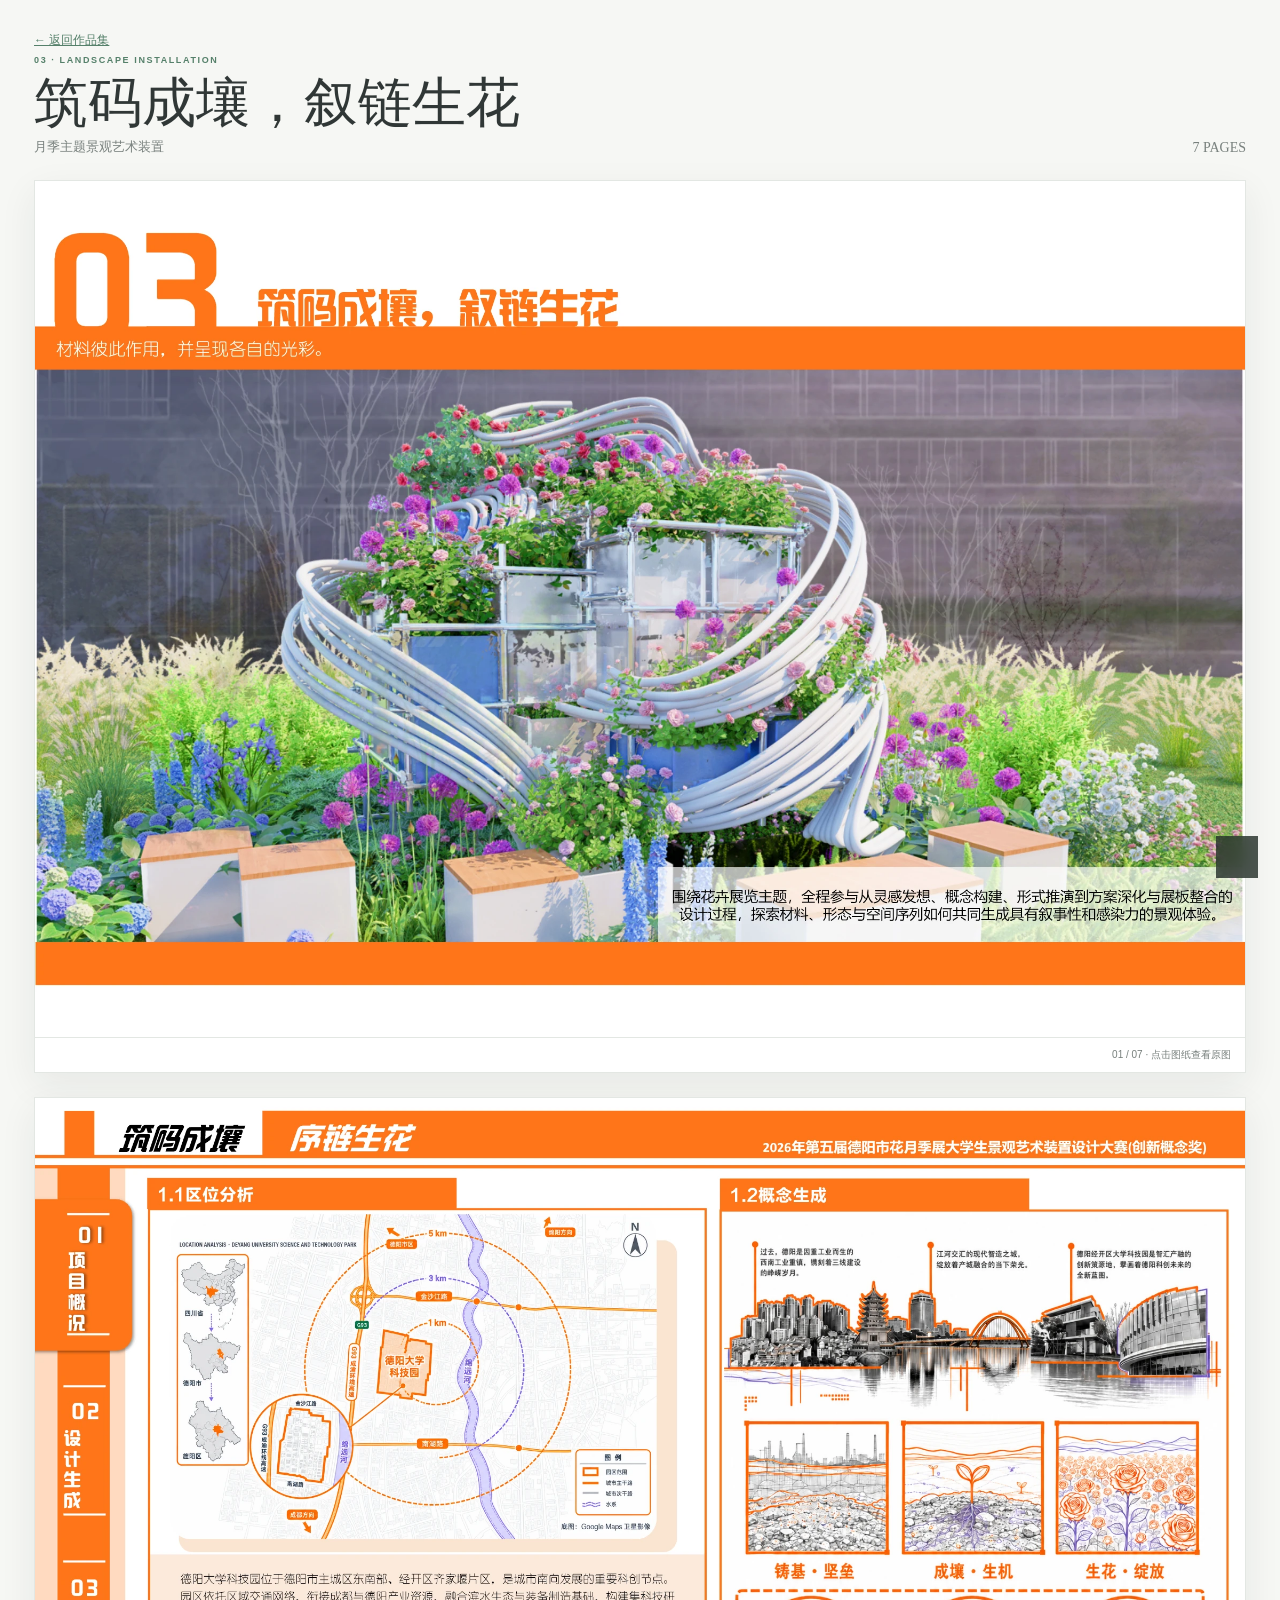
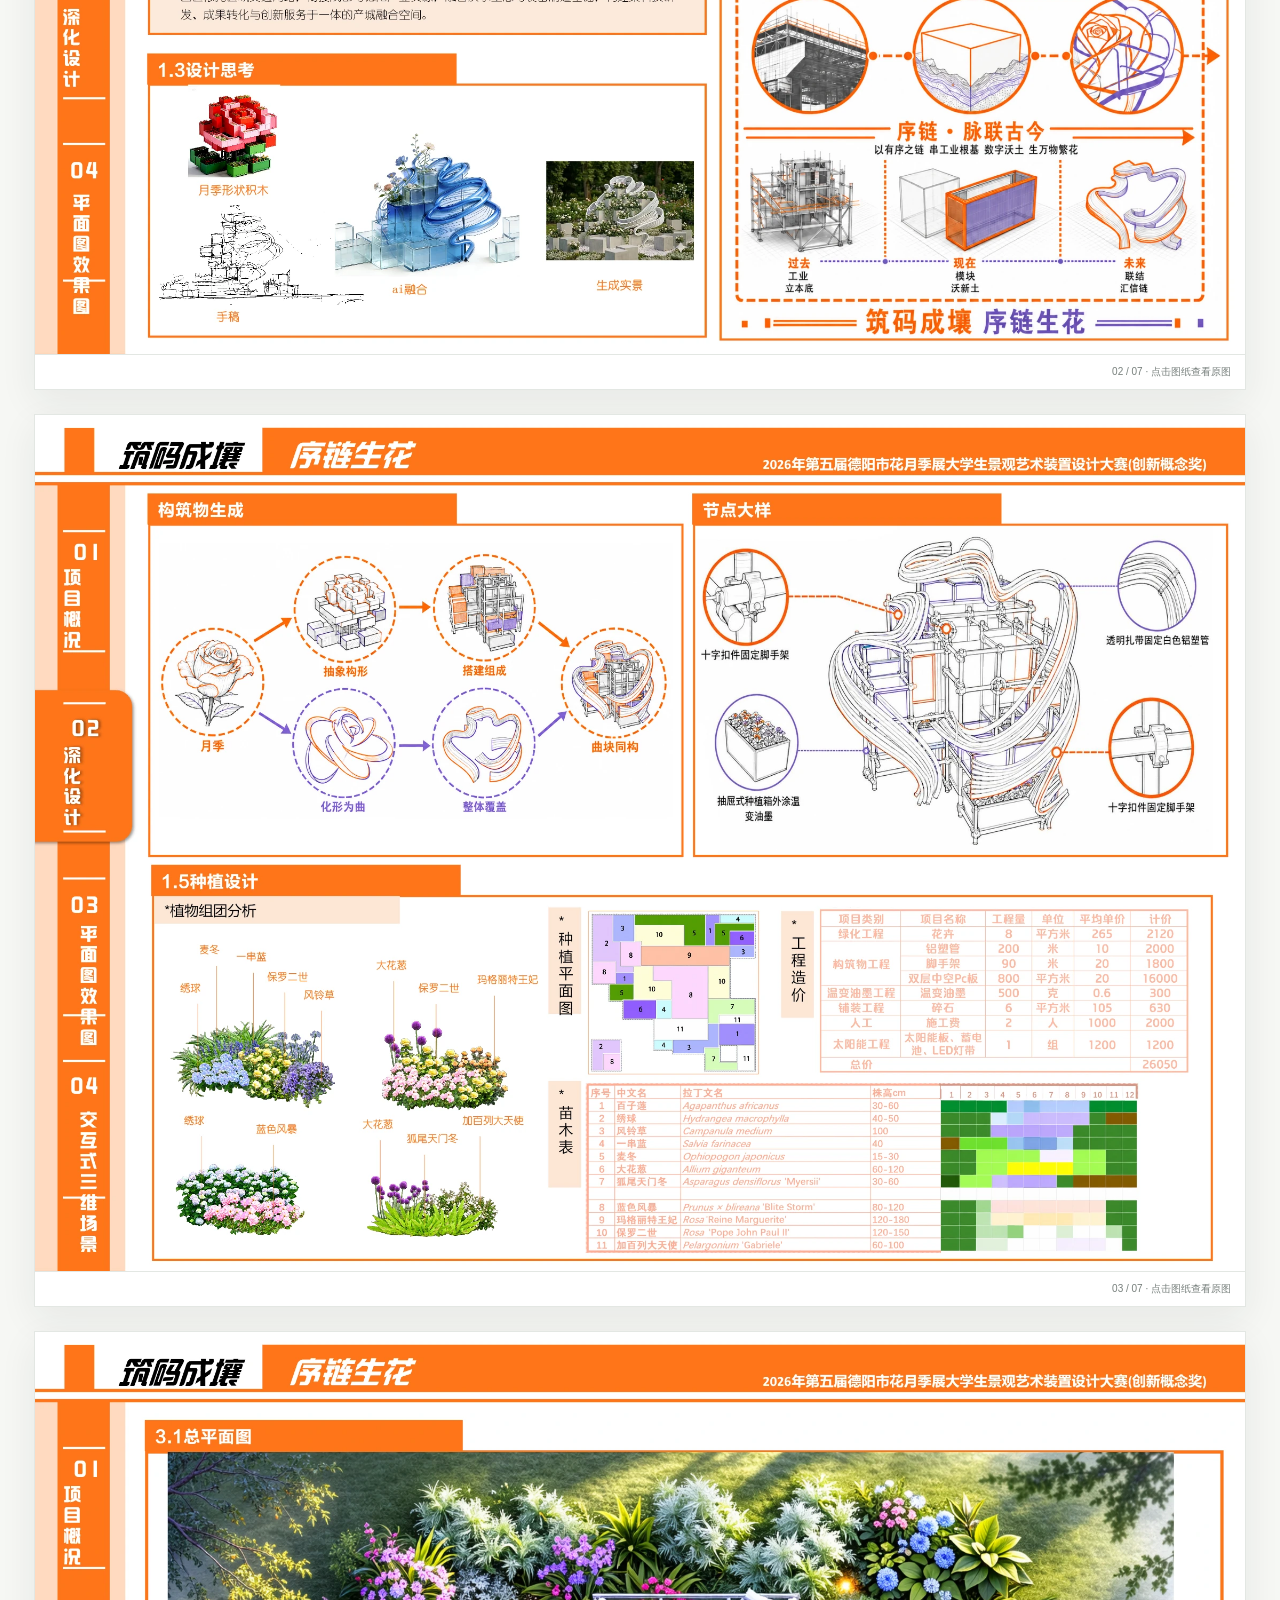
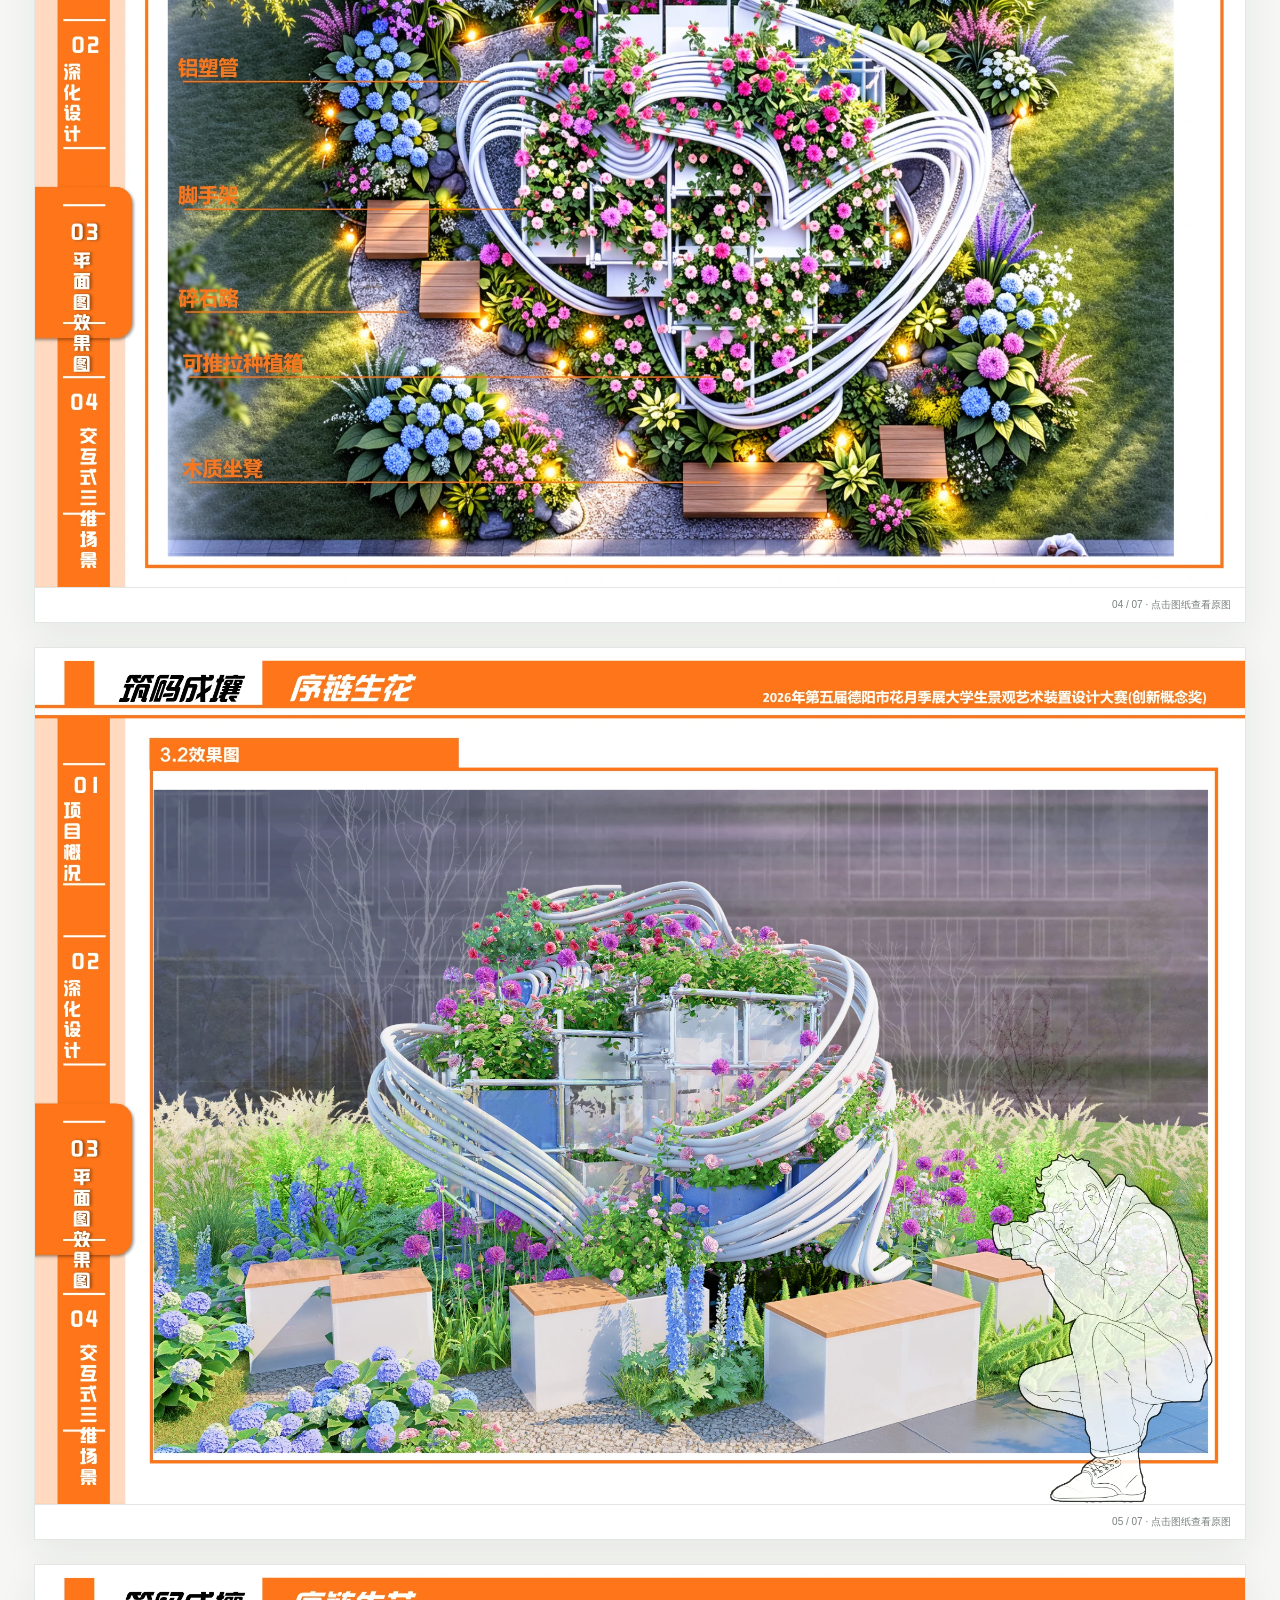
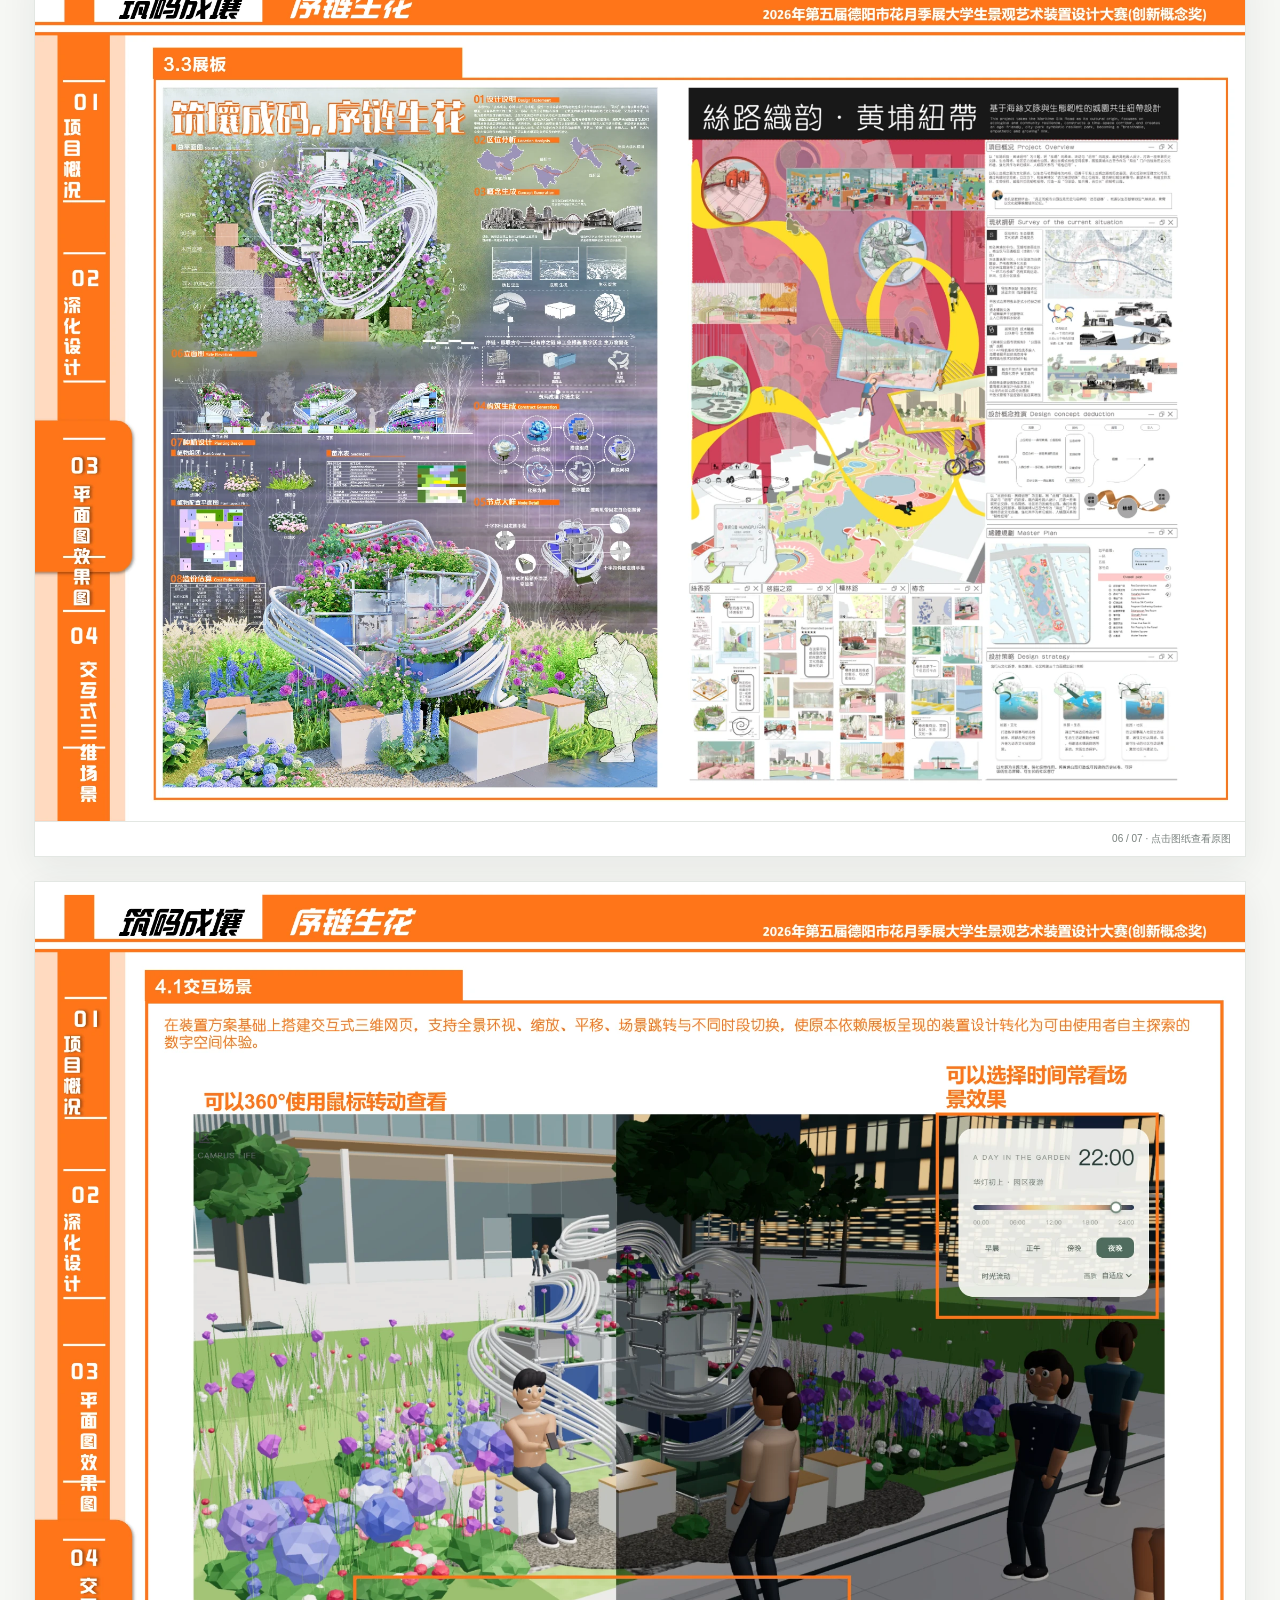
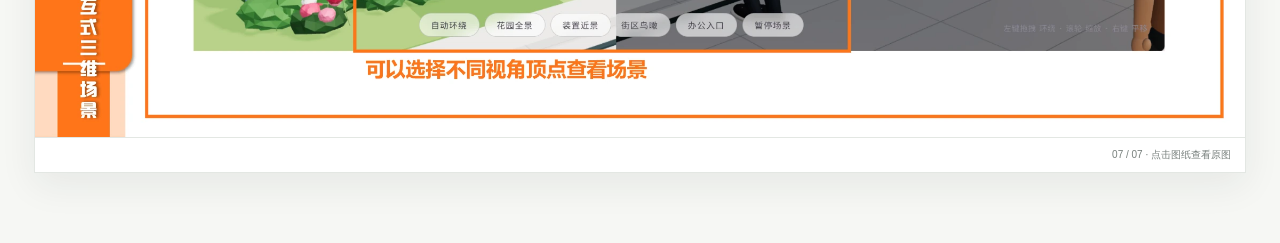
<file: works/rose.html>
<!doctype html><html lang="zh-CN"><head><meta charset="UTF-8" /><meta name="viewport" content="width=device-width,initial-scale=1" /><meta name="description" content="罗炜桐作品集：筑码成壤，叙链生花月季景观装置" /><title>筑码成壤，叙链生花｜罗炜桐</title><link rel="stylesheet" href="./work.css?v=1" /></head><body id="top">
<header class="work-head"><div><a class="back" href="../#projects">← 返回作品集</a><small><br />03 · LANDSCAPE INSTALLATION</small><h1>筑码成壤，叙链生花</h1><p>月季主题景观艺术装置</p></div><span class="counter">7 PAGES</span></header>
<main class="gallery">
<figure class="sheet"><img src="../assets/portfolio/rose/01.webp?v=2" alt="月季景观装置项目封面" /><figcaption>01 / 07 · 点击图纸查看原图</figcaption></figure>
<figure class="sheet"><img src="../assets/portfolio/rose/02.webp?v=2" alt="月季景观装置区位与概念分析" loading="lazy" /><figcaption>02 / 07 · 点击图纸查看原图</figcaption></figure>
<figure class="sheet"><img src="../assets/portfolio/rose/03.webp?v=2" alt="月季景观装置设计生成与种植设计" loading="lazy" /><figcaption>03 / 07 · 点击图纸查看原图</figcaption></figure>
<figure class="sheet"><img src="../assets/portfolio/rose/04.webp?v=2" alt="月季景观装置鸟瞰效果图" loading="lazy" /><figcaption>04 / 07 · 点击图纸查看原图</figcaption></figure>
<figure class="sheet"><img src="../assets/portfolio/rose/05.webp?v=2" alt="月季景观装置主视图" loading="lazy" /><figcaption>05 / 07 · 点击图纸查看原图</figcaption></figure>
<figure class="sheet"><img src="../assets/portfolio/rose/06.webp?v=2" alt="月季景观装置展板与竞赛成果" loading="lazy" /><figcaption>06 / 07 · 点击图纸查看原图</figcaption></figure>
<figure class="sheet"><img src="../assets/portfolio/rose/07.webp?v=2" alt="月季景观装置交互展示" loading="lazy" /><figcaption>07 / 07 · 点击图纸查看原图</figcaption></figure>
</main><a class="to-top" href="#top" aria-label="返回顶部">↑</a><script src="./work.js?v=1"></script></body></html>
</file>
<file: styles.css>
:root {
  --bg: #f7f7f5;
  --panel: #ffffff;
  --sidebar: #242a2a;
  --sidebar-text: #d9ddda;
  --text: #343b3a;
  --muted: #7d8582;
  --line: #e4e7e4;
  --accent: #55806a;
  --accent-soft: #e8f0eb;
  --amber: #bd7a46;
  --display: Georgia, 'Songti SC', 'STSong', serif;
  --body: 'Microsoft YaHei UI', 'PingFang SC', sans-serif;
}
[data-theme='dark'] {
  --bg: #1c2020;
  --panel: #252a29;
  --sidebar: #151918;
  --sidebar-text: #d7dcda;
  --text: #e4e7e4;
  --muted: #9aa29f;
  --line: #363d3a;
  --accent: #8eb69f;
  --accent-soft: #2d3a34;
  --amber: #d59b6c;
}
* { box-sizing: border-box; }
html { scroll-behavior: smooth; scroll-padding-top: 30px; }
body { margin: 0; background: var(--bg); color: var(--text); font-family: var(--body); font-size: 14px; line-height: 1.7; transition: background .25s, color .25s; }
a { color: inherit; text-decoration: none; }
.sidebar { position: fixed; inset: 0 auto 0 0; width: 270px; background: var(--sidebar); color: var(--sidebar-text); padding: 56px 34px 28px; display: flex; flex-direction: column; z-index: 10; }
.profile { text-align: center; display: grid; justify-items: center; }
.avatar { width: 112px; height: 112px; border: 1px solid #65716c; border-radius: 50%; position: relative; overflow: hidden; display: grid; place-items: center; background: #35433d; box-shadow: 0 12px 35px #0003; }
.avatar::before, .avatar::after, .avatar i { content: ''; position: absolute; border: 1px solid rgba(207,222,213,.23); border-radius: 50%; }
.avatar::before { width: 78px; height: 78px; left: -20px; bottom: -8px; }
.avatar::after { width: 63px; height: 63px; right: -13px; top: -8px; }
.avatar i { width: 34px; height: 34px; left: 17px; top: 13px; background: #738f7f; border: 0; }
.avatar b { position: relative; z-index: 1; font: 400 29px var(--display); letter-spacing: .08em; color: white; }
.profile strong { font: 400 24px var(--display); margin-top: 20px; color: white; }
.profile small { color: #9fa8a4; font-size: 10px; letter-spacing: .08em; margin-top: 7px; }
nav { margin-top: 56px; display: grid; gap: 9px; }
nav a { display: flex; align-items: center; gap: 16px; padding: 10px 17px; border-radius: 9px; color: #aab2ae; transition: .2s; font-size: 13px; letter-spacing: .05em; }
nav a span { width: 18px; font-size: 17px; text-align: center; }
nav a:hover, nav a.active { color: white; background: #313937; transform: translateX(3px); }
.sidebar-bottom { margin-top: auto; display: flex; justify-content: center; gap: 17px; border-top: 1px solid #39413f; padding-top: 24px; }
.sidebar-bottom a, .sidebar-bottom button { width: 34px; height: 34px; border: 1px solid #4a5550; color: #bdc5c1; background: transparent; border-radius: 50%; display: grid; place-items: center; font: 11px var(--body); cursor: pointer; }
.mobile-header { display: none; }
main { margin-left: 270px; margin-right: 300px; min-height: 100vh; }
.intro, .content-section, .site-footer { max-width: 900px; margin-inline: auto; }
.intro { padding: 80px 42px 58px; border-bottom: 1px solid var(--line); }
.eyebrow, .section-title span, .post-date { font-size: 10px; letter-spacing: .18em; color: var(--accent); font-weight: 700; }
.intro h1 { font: 400 clamp(38px, 4vw, 58px)/1.05 var(--display); margin: 12px 0 22px; letter-spacing: -.025em; }
.intro-copy { color: var(--muted); font: 400 17px/1.9 var(--display); max-width: 740px; margin: 0; }
.intro-meta { display: flex; flex-wrap: wrap; gap: 12px; margin-top: 30px; }
.intro-meta span { background: var(--panel); border: 1px solid var(--line); border-radius: 999px; padding: 7px 13px; color: var(--muted); font-size: 11px; }
.intro-meta b { color: var(--text); font-weight: 600; }
.content-section { padding: 60px 42px; border-bottom: 1px solid var(--line); }
.section-title { display: flex; align-items: end; justify-content: space-between; margin-bottom: 34px; }
.section-title h2 { font: 400 31px var(--display); margin: 3px 0 0; }
.section-title > p { margin: 0 0 4px; color: var(--muted); font-size: 11px; }
.work-grid { display: grid; grid-template-columns: repeat(3, 1fr); gap: 18px; }
.work-card { background: var(--panel); border: 1px solid var(--line); border-radius: 11px; overflow: hidden; transition: transform .25s, box-shadow .25s, border-color .25s; }
.work-card:hover { transform: translateY(-5px); box-shadow: 0 16px 38px rgba(35,50,42,.1); border-color: color-mix(in srgb, var(--accent), transparent 55%); }
.work-card figure { margin: 0; aspect-ratio: 4/3; position: relative; overflow: hidden; background: #e9ece8; }
.work-card figure img { width: 100%; height: 100%; object-fit: cover; display: block; transition: transform .55s ease; }
.work-card:hover figure img { transform: scale(1.035); }
.work-card figure span { position: absolute; left: 14px; bottom: 12px; color: white; font: 400 12px var(--display); background: rgba(29,39,34,.72); border-radius: 999px; padding: 4px 9px; backdrop-filter: blur(6px); }
.work-card article { padding: 20px 19px 19px; }
.work-card small { color: var(--accent); font-size: 8px; letter-spacing: .15em; font-weight: 700; }
.work-card h3 { font: 400 19px/1.35 var(--display); margin: 8px 0 5px; }
.work-card p { color: var(--muted); font-size: 11px; margin: 0 0 17px; }
.work-card b { display: block; padding-top: 14px; border-top: 1px solid var(--line); color: var(--accent); font-size: 10px; }
.post-card { display: grid; grid-template-columns: minmax(230px, 36%) 1fr; overflow: hidden; background: var(--panel); border: 1px solid var(--line); border-radius: 12px; margin-bottom: 25px; box-shadow: 0 5px 20px rgba(35,50,42,.04); transition: transform .25s, box-shadow .25s, border-color .25s; }
.post-card:hover { transform: translateY(-4px); box-shadow: 0 15px 38px rgba(35,50,42,.11); border-color: color-mix(in srgb, var(--accent), transparent 55%); }
.post-card figure { margin: 0; min-height: 280px; overflow: hidden; position: relative; background: #dfe6df; }
.post-card img { width: 100%; height: 100%; object-fit: cover; display: block; transition: transform .6s ease; }
.post-card:hover img { transform: scale(1.04); }
.open-mark { position: absolute; top: 15px; right: 15px; width: 35px; height: 35px; display: grid; place-items: center; border-radius: 50%; color: white; background: rgba(26,36,31,.72); backdrop-filter: blur(6px); }
.post-card article { padding: 28px 30px 22px; display: flex; flex-direction: column; }
.post-card h3 { font: 400 27px/1.25 var(--display); margin: 10px 0 14px; }
.post-card article > p { color: var(--muted); margin: 0 0 20px; font-size: 13px; }
.tags { display: flex; flex-wrap: wrap; gap: 7px; }
.tags span, .cloud span { background: var(--accent-soft); color: var(--accent); border-radius: 5px; padding: 4px 8px; font-size: 10px; }
.post-card footer { margin-top: auto; padding-top: 20px; border-top: 1px solid var(--line); display: flex; justify-content: space-between; color: var(--muted); font-size: 10px; }
.post-card footer b { color: var(--accent); }
.note-grid { display: grid; grid-template-columns: repeat(3, 1fr); gap: 16px; }
.note-grid article { background: var(--panel); border: 1px solid var(--line); border-radius: 10px; padding: 23px; }
.note-grid b { color: var(--amber); font: 400 13px var(--display); }
.note-grid h3 { font: 400 19px/1.35 var(--display); margin: 16px 0 10px; }
.note-grid p { color: var(--muted); font-size: 12px; margin: 0; }
blockquote { margin: 30px 0 0; padding: 23px 26px; border-left: 3px solid var(--accent); background: var(--accent-soft); color: var(--text); font: 400 17px/1.75 var(--display); }
.about-grid { display: grid; grid-template-columns: repeat(3, 1fr); gap: 20px; }
.about-grid h3 { font: 400 20px var(--display); padding-bottom: 12px; border-bottom: 1px solid var(--line); }
.about-grid p { color: var(--muted); font-size: 12px; }
.about-callout { display:flex; align-items:center; justify-content:space-between; gap:30px; padding:28px 30px; background:var(--panel); border:1px solid var(--line); border-radius:11px; }
.about-callout h3 { margin:0 0 8px; font:400 22px var(--display); }
.about-callout p { margin:0; color:var(--muted); font-size:12px; }
.about-callout > a { flex:none; padding:11px 17px; color:white; background:var(--accent); border-radius:7px; font-size:11px; transition:transform .2s, filter .2s; }
.about-callout > a:hover { transform:translateY(-2px); filter:brightness(1.08); }
.site-footer { padding: 38px 42px 55px; display: flex; justify-content: space-between; color: var(--muted); font-size: 10px; }
.right-rail { position: fixed; right: 0; top: 0; width: 300px; height: 100vh; padding: 68px 28px; border-left: 1px solid var(--line); background: color-mix(in srgb, var(--bg), var(--panel) 40%); overflow-y: auto; }
.right-rail section { margin-bottom: 45px; }
.right-rail h2 { font: 400 17px var(--display); margin: 0 0 18px; }
.cloud { display: flex; flex-wrap: wrap; gap: 8px; }
.right-rail section > a { display: grid; grid-template-columns: 27px 1fr; gap: 9px; padding: 13px 0; border-bottom: 1px solid var(--line); font-size: 11px; line-height: 1.6; color: var(--muted); }
.right-rail section > a b { color: var(--accent); font: 400 11px var(--display); }
.status { display: flex; gap: 10px; align-items: flex-start; color: var(--muted); font-size: 10px; line-height: 1.6; }
.status i { width: 7px; height: 7px; background: #70a778; border-radius: 50%; margin-top: 5px; box-shadow: 0 0 0 4px #70a77822; }
@media (max-width: 1150px) { main { margin-right: 0; }.right-rail { display: none; } }
@media (max-width: 760px) {
  .sidebar { width: min(280px, 78vw); transform: translateX(-102%); transition: transform .25s; box-shadow: 12px 0 30px #0003; }
  body.menu-open .sidebar { transform: translateX(0); }
  main { margin: 0; }
  .mobile-header { height: 58px; padding: 0 20px; display: flex; justify-content: space-between; align-items: center; position: sticky; top: 0; z-index: 8; background: color-mix(in srgb, var(--bg), transparent 7%); backdrop-filter: blur(12px); border-bottom: 1px solid var(--line); }
  .mobile-header a { font: 400 18px var(--display); }
  .mobile-header button { background: transparent; border: 0; color: var(--text); font-size: 20px; }
  .intro { padding: 58px 22px 45px; }.content-section { padding: 48px 20px; }
  .section-title { align-items: start; }.section-title > p { display: none; }
  .post-card { grid-template-columns: 1fr; }.post-card figure { min-height: 220px; aspect-ratio: 16/9; }.post-card article { padding: 23px; }
  .work-grid, .note-grid, .about-grid { grid-template-columns: 1fr; }.about-callout { align-items:flex-start; flex-direction:column; }.site-footer { padding-inline: 20px; gap: 20px; }
}
@media (prefers-reduced-motion: reduce) { *,*::before,*::after { scroll-behavior: auto !important; transition: none !important; } }
</file>
<file: gray-sculpture/assets/index-Dkn3_Gwk.css>
@import"https://fonts.googleapis.com/css2?family=Noto+Serif+SC:wght@400;500;600;700;900&family=Roboto+Mono:wght@400;500&display=swap";:root{--ink: #11130f;--ink-soft: #1a1d18;--paper: #eee5d3;--paper-dim: #b8b1a2;--vermilion: #d95d35;--jade: #5b9c77;--line: rgba(238, 229, 211, .15);--serif: "Noto Serif SC", "Songti SC", serif;--mono: "Roboto Mono", "Courier New", monospace}*{box-sizing:border-box}html,body{margin:0;min-height:100%;background:var(--ink);color:var(--paper)}body{font-family:var(--serif);overflow-x:hidden;overscroll-behavior:none}button,a{color:inherit}button{font:inherit}.app{min-height:100svh;position:relative;display:grid;grid-template-columns:minmax(270px,.75fr) minmax(480px,1.9fr) minmax(116px,.38fr);grid-template-rows:86px minmax(520px,calc(100svh - 146px)) 60px;overflow:hidden;background:radial-gradient(circle at 63% 42%,rgba(73,90,69,.22),transparent 34%),linear-gradient(135deg,#191b16,#0e100d 60%,#171a15)}.grain{position:fixed;inset:0;pointer-events:none;z-index:20;opacity:.075;background-image:url("data:image/svg+xml,%3Csvg viewBox='0 0 200 200' xmlns='http://www.w3.org/2000/svg'%3E%3Cfilter id='n'%3E%3CfeTurbulence type='fractalNoise' baseFrequency='.85' numOctaves='3' stitchTiles='stitch'/%3E%3C/filter%3E%3Crect width='100%25' height='100%25' filter='url(%23n)' opacity='.65'/%3E%3C/svg%3E")}.topbar{grid-column:1 / -1;grid-row:1;z-index:8;display:grid;grid-template-columns:1fr auto 1fr;align-items:center;padding:18px 28px;border-bottom:1px solid var(--line)}.brand{display:inline-flex;align-items:center;gap:12px;text-decoration:none;width:max-content}.brand-mark{display:grid;place-items:center;width:42px;height:42px;color:#1b1812;background:var(--paper);font-size:20px;font-weight:900;clip-path:polygon(14% 0,86% 0,100% 14%,100% 86%,86% 100%,14% 100%,0 86%,0 14%)}.brand b,.brand small{display:block}.brand b{letter-spacing:.18em;font-size:15px}.brand small{margin-top:2px;color:var(--paper-dim);font-size:9px;letter-spacing:.36em;text-transform:uppercase}.exhibit-no{font:500 10px/1 var(--mono);letter-spacing:.24em;color:var(--paper-dim)}.icon-button,.dialog-close{border:0;background:transparent;cursor:pointer}.icon-button{justify-self:end;width:44px;height:44px;display:grid;place-items:center;border:1px solid var(--line);border-radius:50%;transition:.3s ease}.icon-button:hover{border-color:var(--vermilion);transform:rotate(4deg)}.icon-button svg{width:18px;fill:none;stroke:currentColor;stroke-width:1.5}.intro-panel{grid-column:1;grid-row:2;position:relative;z-index:5;padding:clamp(48px,8vh,96px) 18px 30px 42px;border-right:1px solid var(--line)}.eyebrow{display:flex;align-items:center;gap:10px;font:500 8px/1 var(--mono);letter-spacing:.18em;color:var(--jade)}.eyebrow span{width:28px;height:1px;background:currentColor}.intro-panel h1{margin:28px 0 24px;font-size:clamp(50px,5.2vw,86px);font-weight:500;line-height:.98;letter-spacing:-.08em;writing-mode:vertical-rl;min-height:300px}.intro-panel h1 em{color:var(--vermilion);font-style:normal}.intro-copy{color:var(--paper-dim);font-size:13px;line-height:2;letter-spacing:.08em}.stats{position:absolute;left:42px;right:18px;bottom:30px;display:grid;grid-template-columns:repeat(3,1fr);gap:10px;margin:0;padding-top:18px;border-top:1px solid var(--line)}.stats div{min-width:0}.stats dt{color:#787d72;font-size:9px;white-space:nowrap}.stats dd{margin:5px 0 0;font:500 12px/1 var(--mono);white-space:nowrap}.stage{grid-column:2;grid-row:2;position:relative;overflow:hidden;min-height:520px}.stage:before{content:"";position:absolute;inset:24px;border:1px solid rgba(238,229,211,.08);pointer-events:none;z-index:3}.stage-glow{position:absolute;width:62%;aspect-ratio:1;left:50%;top:50%;transform:translate(-50%,-48%);border-radius:50%;background:radial-gradient(circle,rgba(212,199,169,.12),rgba(212,199,169,.025) 46%,transparent 68%);filter:blur(8px)}.model-view,.photo-view{position:absolute;inset:0;opacity:0;visibility:hidden;transition:opacity .7s ease,visibility .7s}.model-view.is-active,.photo-view.is-active{opacity:1;visibility:visible}#modelCanvas{position:absolute;inset:0;width:100%;height:100%;touch-action:none;cursor:grab}#modelCanvas:active{cursor:grabbing}.model-loader{position:absolute;inset:0;z-index:5;display:grid;place-content:center;justify-items:center;gap:13px;background:var(--ink);transition:opacity .6s ease,visibility .6s}.model-loader.is-done{opacity:0;visibility:hidden}.model-loader span{letter-spacing:.18em;font-size:12px}.model-loader small{color:var(--jade);font:10px/1 var(--mono)}.loader-orbit{width:54px;height:54px;border:1px solid rgba(238,229,211,.2);border-radius:50%;position:relative;animation:orbit 1.5s linear infinite}.loader-orbit i{position:absolute;width:7px;height:7px;border-radius:50%;background:var(--vermilion);left:50%;top:-4px}@keyframes orbit{to{transform:rotate(360deg)}}.gesture-hint{position:absolute;z-index:4;left:50%;bottom:112px;transform:translate(-50%);display:flex;align-items:center;gap:8px;padding:8px 13px;border:1px solid var(--line);border-radius:30px;background:#11130fa8;-webkit-backdrop-filter:blur(8px);backdrop-filter:blur(8px);color:var(--paper-dim);font-size:10px;letter-spacing:.12em;pointer-events:none;transition:opacity .4s}.gesture-hint.is-hidden{opacity:0}.gesture-hint svg{width:17px;fill:none;stroke:currentColor;stroke-width:1.4}.photo-view{display:grid;place-items:center;padding:40px 70px 114px}.photo-viewport{width:min(72%,520px);height:100%;position:relative;overflow:hidden;cursor:zoom-in;background:#0b0c0a;box-shadow:0 40px 100px #0000006b}.photo-viewport.is-zoomed{cursor:grab}.photo-viewport.is-zoomed:active{cursor:grabbing}.photo-viewport img{width:100%;height:100%;object-fit:contain;-webkit-user-select:none;user-select:none;transition:opacity .18s ease;transform-origin:center;will-change:transform}.photo-viewport img.is-changing{opacity:0}.photo-shade{position:absolute;inset:0;pointer-events:none;box-shadow:inset 0 0 60px #0000002e}.photo-counter{position:absolute;left:42px;bottom:40px;display:flex;gap:10px;align-items:center;font:10px/1 var(--mono);color:var(--paper-dim)}.photo-counter span:first-child{color:var(--vermilion);font-size:15px}.photo-counter i{width:46px;height:1px;background:var(--line)}.photo-caption{position:absolute;right:42px;bottom:34px;font-size:12px;letter-spacing:.18em}.mode-switch{position:absolute;z-index:6;left:50%;top:28px;transform:translate(-50%);display:flex;background:#121410bd;border:1px solid var(--line);-webkit-backdrop-filter:blur(16px);backdrop-filter:blur(16px)}.mode-button{min-width:148px;display:grid;grid-template-columns:26px 1fr;gap:1px 8px;padding:11px 16px;border:0;background:transparent;text-align:left;cursor:pointer;transition:background .3s ease}.mode-button+.mode-button{border-left:1px solid var(--line)}.mode-button span{grid-row:1 / 3;align-self:center;color:#70766b;font:9px/1 var(--mono)}.mode-button b{font-size:12px;letter-spacing:.1em;font-weight:600}.mode-button small{color:#777c72;font-size:8px;letter-spacing:.12em}.mode-button.is-active{background:var(--paper);color:var(--ink)}.mode-button.is-active span{color:var(--vermilion)}.mode-button.is-active small{color:#66695f}.view-controls{position:absolute;z-index:6;right:34px;top:50%;transform:translateY(-50%);display:none;flex-direction:column;gap:8px}.view-controls.is-visible{display:flex}.photo-controls{display:none}.control-button{width:52px;height:56px;border:1px solid var(--line);background:#121410b3;-webkit-backdrop-filter:blur(12px);backdrop-filter:blur(12px);cursor:pointer;display:grid;place-items:center;gap:2px;transition:.25s ease}.control-button:hover,.control-button.is-active{color:var(--vermilion);border-color:#d95d35a6;background:#231d17d9}.control-button svg{width:18px;height:18px;fill:none;stroke:currentColor;stroke-width:1.4}.control-button span{font-size:8px;letter-spacing:.12em}.detail-rail{grid-column:3;grid-row:2;z-index:5;border-left:1px solid var(--line);padding:34px 18px;overflow:auto;opacity:0;pointer-events:none;transition:opacity .5s}.detail-rail.is-visible{opacity:1;pointer-events:auto}.rail-heading span,.rail-heading small{display:block}.rail-heading span{font-size:12px;letter-spacing:.14em}.rail-heading small{margin-top:6px;color:#6e736a;font:7px/1 var(--mono);letter-spacing:.12em}.thumbnail-list{display:grid;gap:14px;margin-top:26px}.thumbnail{position:relative;width:100%;aspect-ratio:.78;padding:0;overflow:hidden;border:1px solid transparent;background:#222;cursor:pointer;opacity:.5;transition:.3s ease}.thumbnail img{width:100%;height:100%;object-fit:cover;transition:transform .45s ease}.thumbnail span{position:absolute;right:5px;bottom:4px;padding:3px 5px;background:#0a0a08ad;font:8px/1 var(--mono)}.thumbnail:hover,.thumbnail.is-active{opacity:1;border-color:var(--vermilion)}.thumbnail:hover img{transform:scale(1.06)}.footer-note{grid-column:1 / -1;grid-row:3;z-index:7;display:flex;align-items:center;gap:14px;padding:0 42px;border-top:1px solid var(--line);color:#686d64;font-size:9px;letter-spacing:.2em}.footer-line{width:40px;height:1px;background:#343831}.gallery-dialog{width:min(1120px,calc(100vw - 32px));height:min(780px,calc(100svh - 32px));padding:0;border:1px solid rgba(238,229,211,.2);background:#151713;color:var(--paper)}.gallery-dialog::backdrop{background:#050604d1;-webkit-backdrop-filter:blur(12px);backdrop-filter:blur(12px)}.gallery-shell{height:100%;overflow:auto;padding:30px}.gallery-shell header{position:sticky;top:-30px;z-index:3;display:flex;justify-content:space-between;align-items:center;padding:18px 0 22px;background:linear-gradient(#151713 82%,transparent)}.gallery-shell header small{font:8px/1 var(--mono);color:var(--jade);letter-spacing:.2em}.gallery-shell h2{margin:8px 0 0;font-size:26px;font-weight:500;letter-spacing:.12em}.dialog-close{width:46px;height:46px;border:1px solid var(--line);border-radius:50%;font:300 27px/1 var(--serif)}.gallery-grid{display:grid;grid-template-columns:repeat(4,1fr);gap:14px}.gallery-grid figure{margin:0;min-width:0}.gallery-grid figure:nth-child(1),.gallery-grid figure:nth-child(2){grid-column:span 2}.real-gallery-grid figure:nth-child(1),.real-gallery-grid figure:nth-child(2){grid-column:span 2}.gallery-grid img{display:block;width:100%;aspect-ratio:.72;object-fit:cover;background:#eee}.gallery-grid figcaption{display:flex;align-items:center;gap:10px;padding:9px 2px;color:var(--paper-dim);font-size:10px;letter-spacing:.08em}.gallery-grid figcaption span{color:var(--vermilion);font:8px/1 var(--mono)}@media(max-width:980px){.app{grid-template-columns:210px 1fr 100px}.intro-panel{padding-left:26px}.stats{left:26px;grid-template-columns:1fr}.stats div:nth-child(n+2){display:none}.photo-view{padding-inline:36px}.photo-viewport{width:78%}}@media(max-width:720px){.app{display:block;min-height:100svh;overflow:auto}.topbar{height:72px;padding:12px 16px;position:relative}.exhibit-no{display:none}.brand-mark{width:38px;height:38px}.intro-panel{height:162px;padding:26px 18px;border-right:0;border-bottom:1px solid var(--line)}.eyebrow{font-size:7px}.intro-panel h1{margin:14px 0 0;min-height:0;writing-mode:initial;font-size:38px;letter-spacing:-.05em}.intro-panel h1 br{display:none}.intro-panel h1 em{margin-left:8px}.intro-copy{position:absolute;right:18px;bottom:24px;text-align:right;font-size:10px;line-height:1.8}.stats{display:none}.stage{height:calc(100svh - 234px);min-height:520px}.stage:before{inset:12px}.mode-switch{top:18px;width:calc(100% - 48px)}.mode-button{min-width:0;flex:1;padding:10px}.photo-view{padding:82px 22px 110px}.photo-viewport{width:min(100%,390px)}.view-controls{right:18px;top:auto;bottom:26px;transform:none;flex-direction:row}.control-button{width:50px;height:50px}.gesture-hint{bottom:92px;white-space:nowrap}.photo-counter{left:22px;bottom:78px}.photo-caption{left:22px;right:auto;bottom:49px}.detail-rail{border:0;padding:18px;background:#12140f}.rail-heading{display:none}.thumbnail-list{display:flex;gap:9px;margin:0;overflow-x:auto}.thumbnail{flex:0 0 72px}.footer-note{height:54px;padding:0 18px}.footer-note span:last-child,.footer-line{display:none}.gallery-grid{grid-template-columns:repeat(2,1fr)}.gallery-grid figure:nth-child(1),.gallery-grid figure:nth-child(2){grid-column:span 1}.gallery-shell{padding:18px}}@media(prefers-reduced-motion:reduce){*,*:before,*:after{animation-duration:.01ms!important;animation-iteration-count:1!important;scroll-behavior:auto!important}}
</file>
<file: about.css>
.cv-main { margin-right:0; }
.cv-page { max-width:1120px; margin:auto; padding:72px 48px 30px; }
.cv-hero { display:grid; grid-template-columns:150px minmax(0,1fr) 260px; gap:34px; align-items:start; padding-bottom:42px; border-bottom:1px solid var(--line); }
.cv-monogram { width:150px; height:190px; display:grid; place-items:center; color:white; background:linear-gradient(155deg,#6f9681,#2d4037); font:400 41px var(--display); letter-spacing:.08em; position:relative; overflow:hidden; }
.cv-monogram::before,.cv-monogram::after { content:''; position:absolute; border:1px solid #ffffff38; border-radius:50%; }
.cv-monogram::before { width:130px; height:130px; left:-55px; top:-28px; }.cv-monogram::after { width:105px; height:105px; right:-40px; bottom:-20px; }
.cv-intro h1 { margin:7px 0 2px; font:400 50px/1.1 var(--display); }.cv-intro h2 { margin:0 0 17px; color:var(--accent); font:400 17px var(--display); }
.cv-intro > p:last-child { margin:0; color:var(--muted); font:400 15px/1.9 var(--display); }
.contact-card { padding:19px 0; border-top:2px solid var(--accent); border-bottom:1px solid var(--line); font-style:normal; display:grid; gap:10px; }
.contact-card span { color:var(--muted); font-size:9px; letter-spacing:.18em; }.contact-card a { font-size:11px; overflow-wrap:anywhere; }.contact-card a:hover { color:var(--accent); }
.cv-facts { display:grid; grid-template-columns:repeat(4,1fr); margin:28px 0 58px; border:1px solid var(--line); background:var(--panel); }
.cv-facts div { padding:17px 20px; border-right:1px solid var(--line); }.cv-facts div:last-child { border:0; }.cv-facts span { display:block; color:var(--muted); font-size:9px; margin-bottom:4px; }.cv-facts b { font:400 15px var(--display); }
.cv-layout { display:grid; grid-template-columns:minmax(0,1fr) 260px; gap:62px; }
.cv-section { display:grid; grid-template-columns:42px 1fr; gap:18px; padding:0 0 42px; margin-bottom:42px; border-bottom:1px solid var(--line); }
.section-index { color:var(--amber); font:400 11px var(--display); padding-top:7px; }.cv-section h2 { margin:0 0 26px; font:400 28px var(--display); }
.entry + .entry { margin-top:28px; padding-top:25px; border-top:1px dashed var(--line); }.entry header { display:flex; align-items:start; justify-content:space-between; gap:20px; }.entry h3 { margin:0; font:600 14px/1.65 var(--body); }.entry time { flex:none; color:var(--muted); font-size:10px; }
.entry p { margin:7px 0 0; color:var(--muted); font-size:12px; line-height:1.8; }.entry .role { color:var(--accent); font-weight:600; }
.cv-aside section { margin-bottom:42px; }.cv-aside h2 { margin:0 0 16px; padding-bottom:10px; border-bottom:1px solid var(--line); font:400 18px var(--display); }.cv-aside ul { margin:0; padding:0; list-style:none; }.cv-aside li { padding:8px 0; color:var(--muted); font-size:11px; border-bottom:1px dotted var(--line); }
.skill-list { display:flex; flex-wrap:wrap; gap:7px; }.skill-list span { padding:5px 8px; background:var(--accent-soft); color:var(--accent); border-radius:4px; font-size:10px; }
.aside-contact { padding:20px; background:var(--accent-soft); border-left:3px solid var(--accent); }.aside-contact h2 { border:0 !important; padding:0 !important; }.aside-contact p { color:var(--muted); font-size:11px; }.aside-contact a { color:var(--accent); font-size:11px; font-weight:700; }
.cv-footer { max-width:1120px; }.cv-footer a { color:var(--accent); }
@media (max-width:940px) { .cv-hero { grid-template-columns:120px 1fr; }.cv-monogram { width:120px; height:155px; }.contact-card { grid-column:2; }.cv-layout { grid-template-columns:1fr 220px; gap:35px; }.cv-facts { grid-template-columns:repeat(2,1fr); }.cv-facts div:nth-child(2) { border-right:0; }.cv-facts div:nth-child(-n+2) { border-bottom:1px solid var(--line); } }
@media (max-width:760px) { .cv-page { padding:42px 20px 10px; }.cv-hero { grid-template-columns:80px 1fr; gap:18px; }.cv-monogram { width:80px; height:104px; font-size:24px; }.cv-intro h1 { font-size:38px; }.cv-intro h2 { font-size:14px; }.cv-intro > p:last-child { grid-column:1/-1; }.contact-card { grid-column:1/-1; }.cv-layout { grid-template-columns:1fr; gap:0; }.cv-section { grid-template-columns:28px 1fr; gap:10px; }.entry header { display:block; }.entry time { display:block; margin-top:3px; }.cv-aside { display:grid; grid-template-columns:1fr; }.cv-facts div { padding:14px; }.cv-facts b { font-size:13px; } }
</file>
<file: works/work.css>
:root { --ink:#303736; --muted:#78807d; --line:#e3e7e3; --paper:#f6f7f4; --accent:#55806a; --display:Georgia,'Songti SC','STSong',serif; --body:'Microsoft YaHei UI','PingFang SC',sans-serif; }
* { box-sizing:border-box; }
html { scroll-behavior:smooth; }
body { margin:0; background:var(--paper); color:var(--ink); font-family:var(--body); }
.work-head { max-width:1320px; margin:auto; padding:30px 34px 24px; display:flex; align-items:end; justify-content:space-between; gap:24px; }
.back { color:var(--accent); font-size:12px; }
.work-head small { color:var(--accent); font-size:9px; letter-spacing:.18em; font-weight:700; }
.work-head h1 { margin:7px 0 6px; font:400 clamp(30px,5vw,54px)/1.08 var(--display); }
.work-head p { margin:0; color:var(--muted); font-size:13px; }
.counter { color:var(--muted); font:400 14px var(--display); white-space:nowrap; }
.gallery { max-width:1320px; margin:auto; padding:0 34px 70px; display:grid; gap:24px; }
.sheet { margin:0; background:white; border:1px solid var(--line); box-shadow:0 12px 35px rgba(34,45,39,.07); }
.sheet img { display:block; width:100%; height:auto; cursor:zoom-in; }
.sheet figcaption { padding:10px 14px; color:var(--muted); font-size:10px; text-align:right; border-top:1px solid var(--line); }
.to-top { position:fixed; right:22px; bottom:22px; width:42px; height:42px; display:grid; place-items:center; border-radius:50%; color:white; background:rgba(37,48,42,.82); font-size:16px; backdrop-filter:blur(8px); }
@media (max-width:680px) { .work-head { padding:22px 16px 18px; align-items:start; flex-direction:column; }.gallery { padding:0 10px 48px; gap:13px; }.work-head h1 { font-size:34px; }.to-top { right:13px; bottom:13px; } }
</file>
